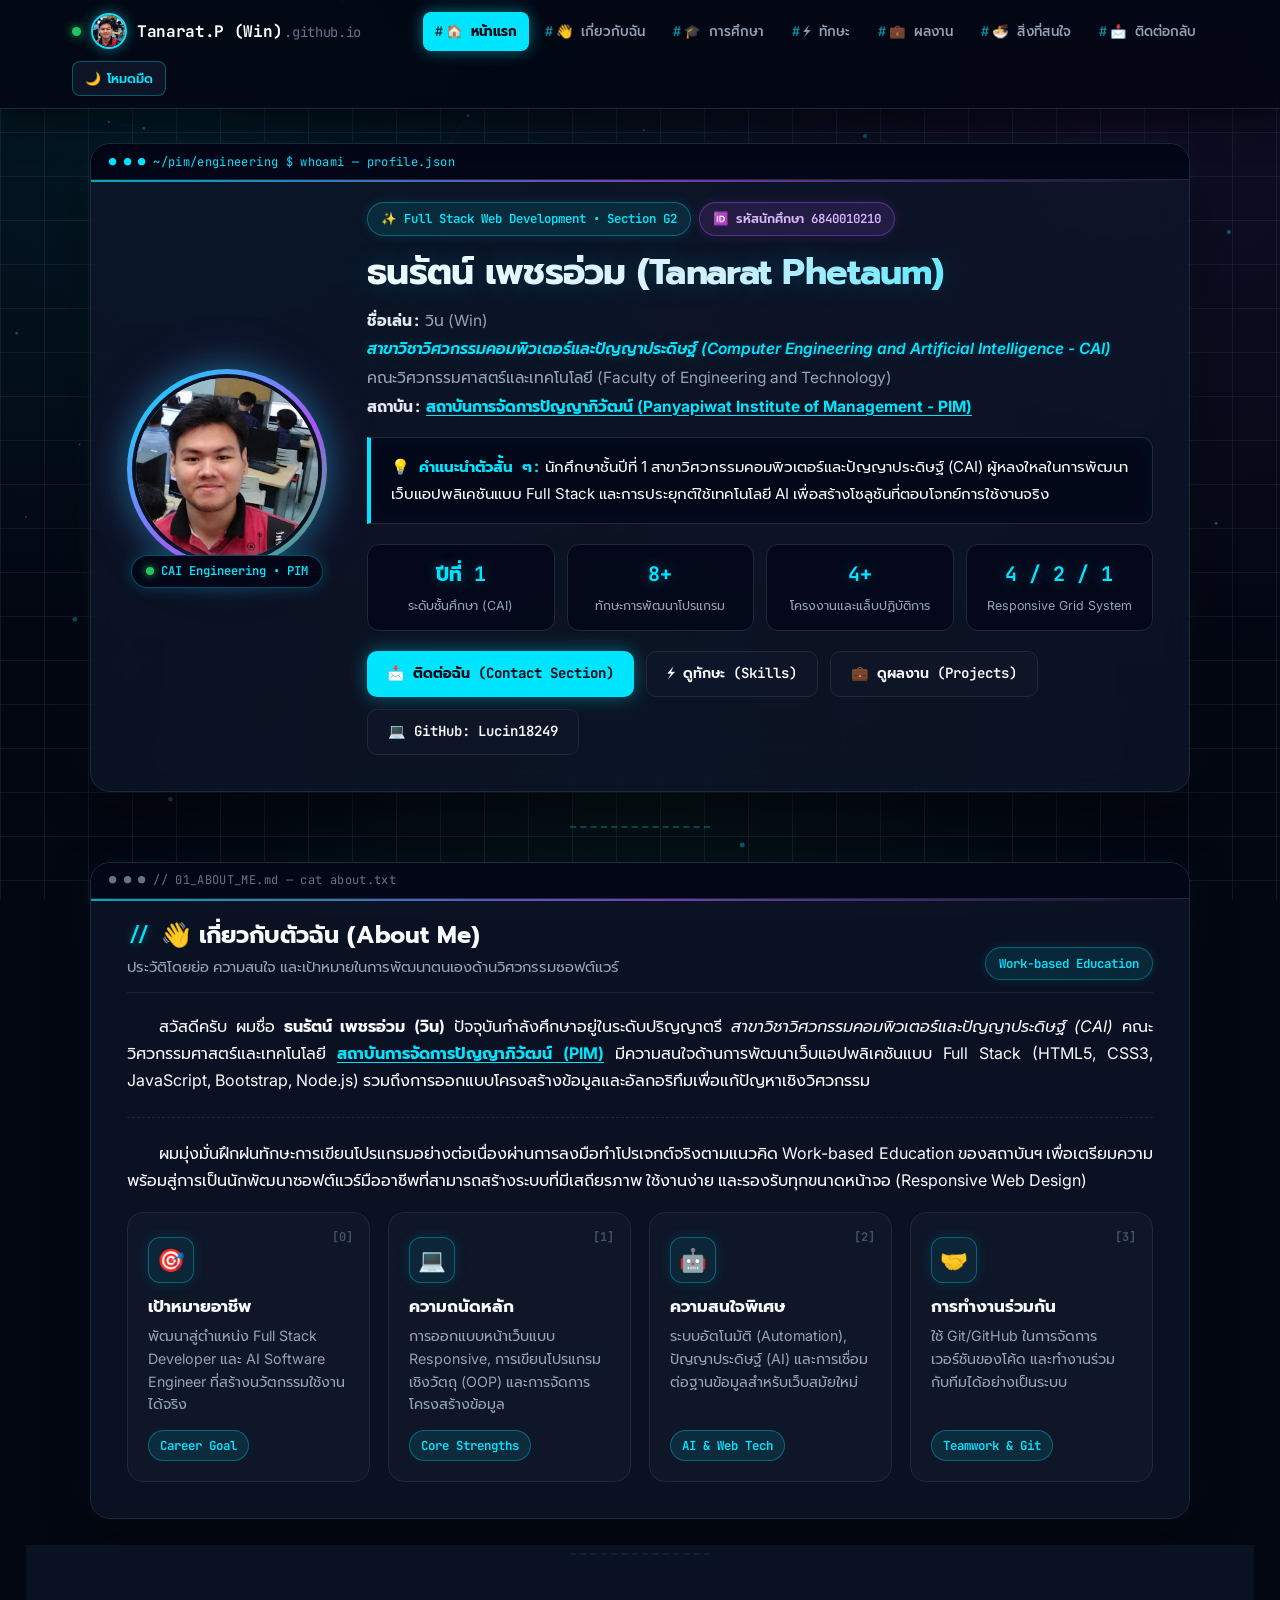
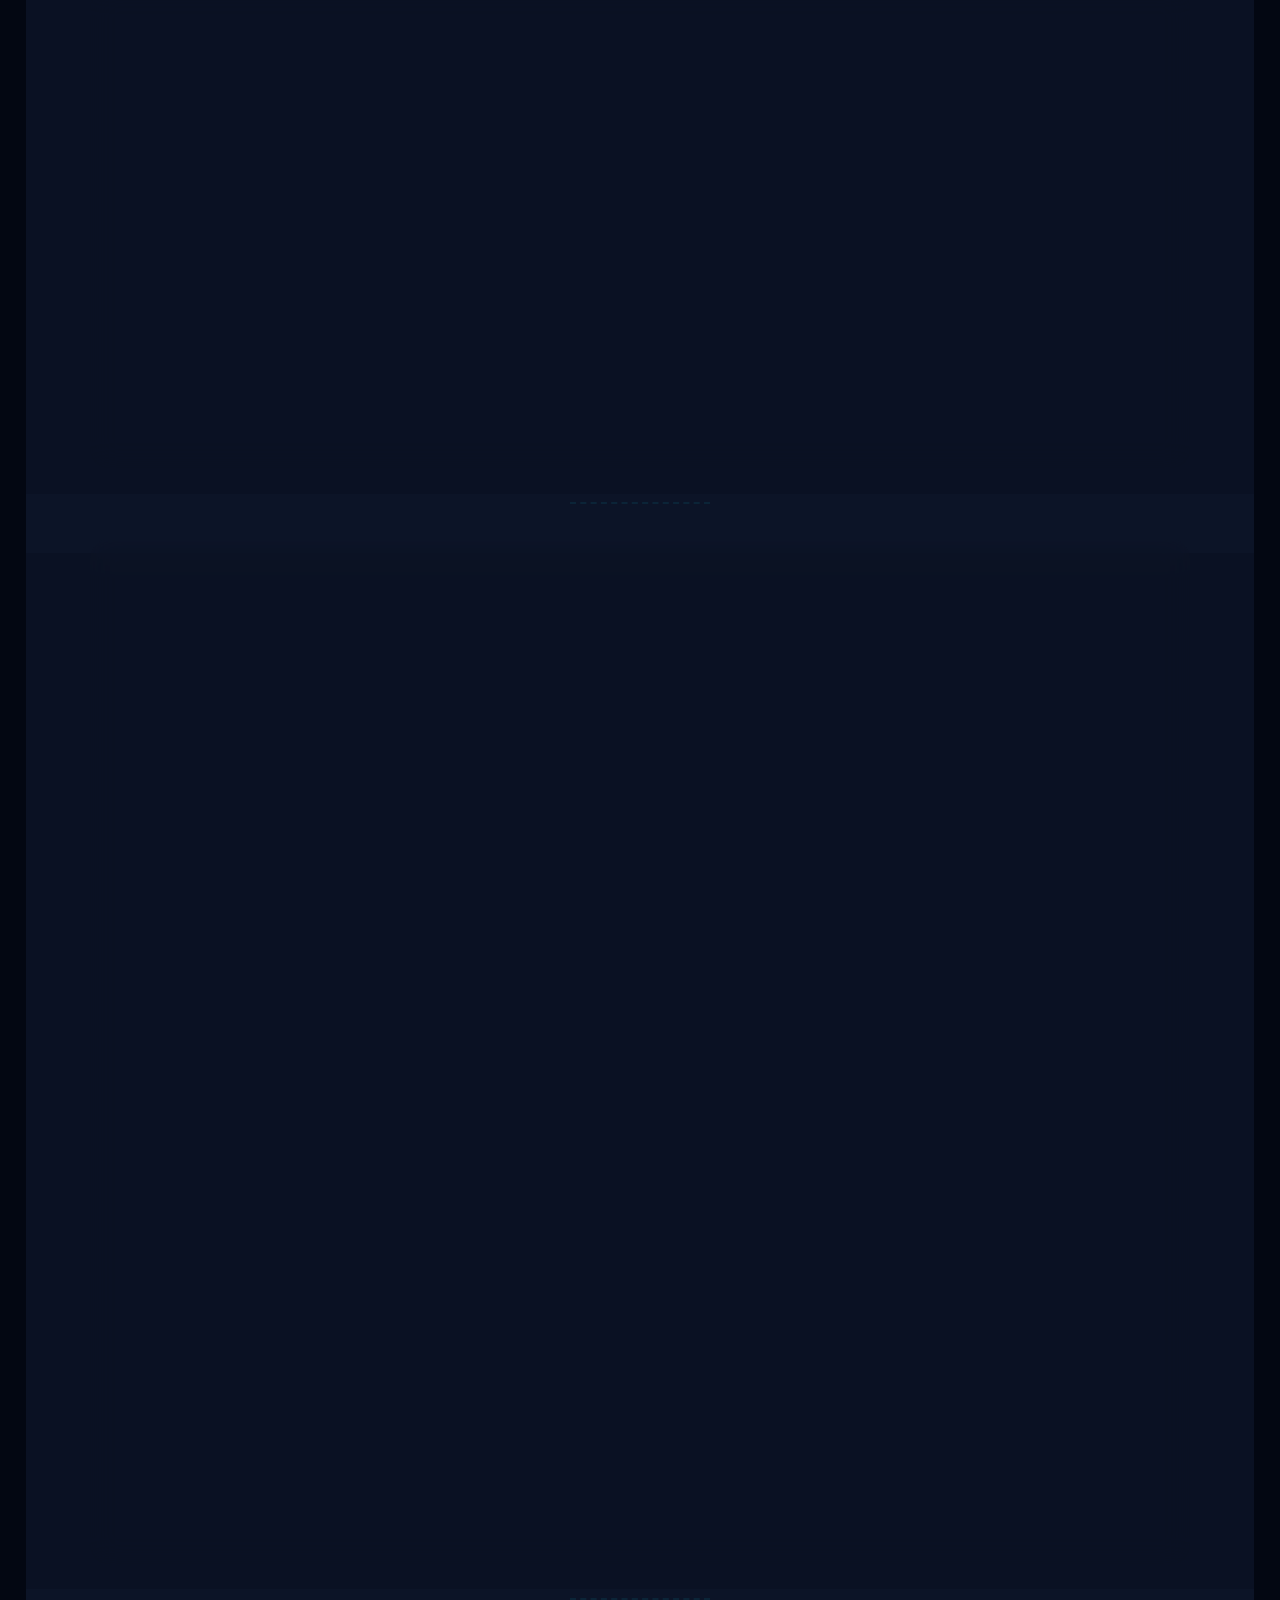
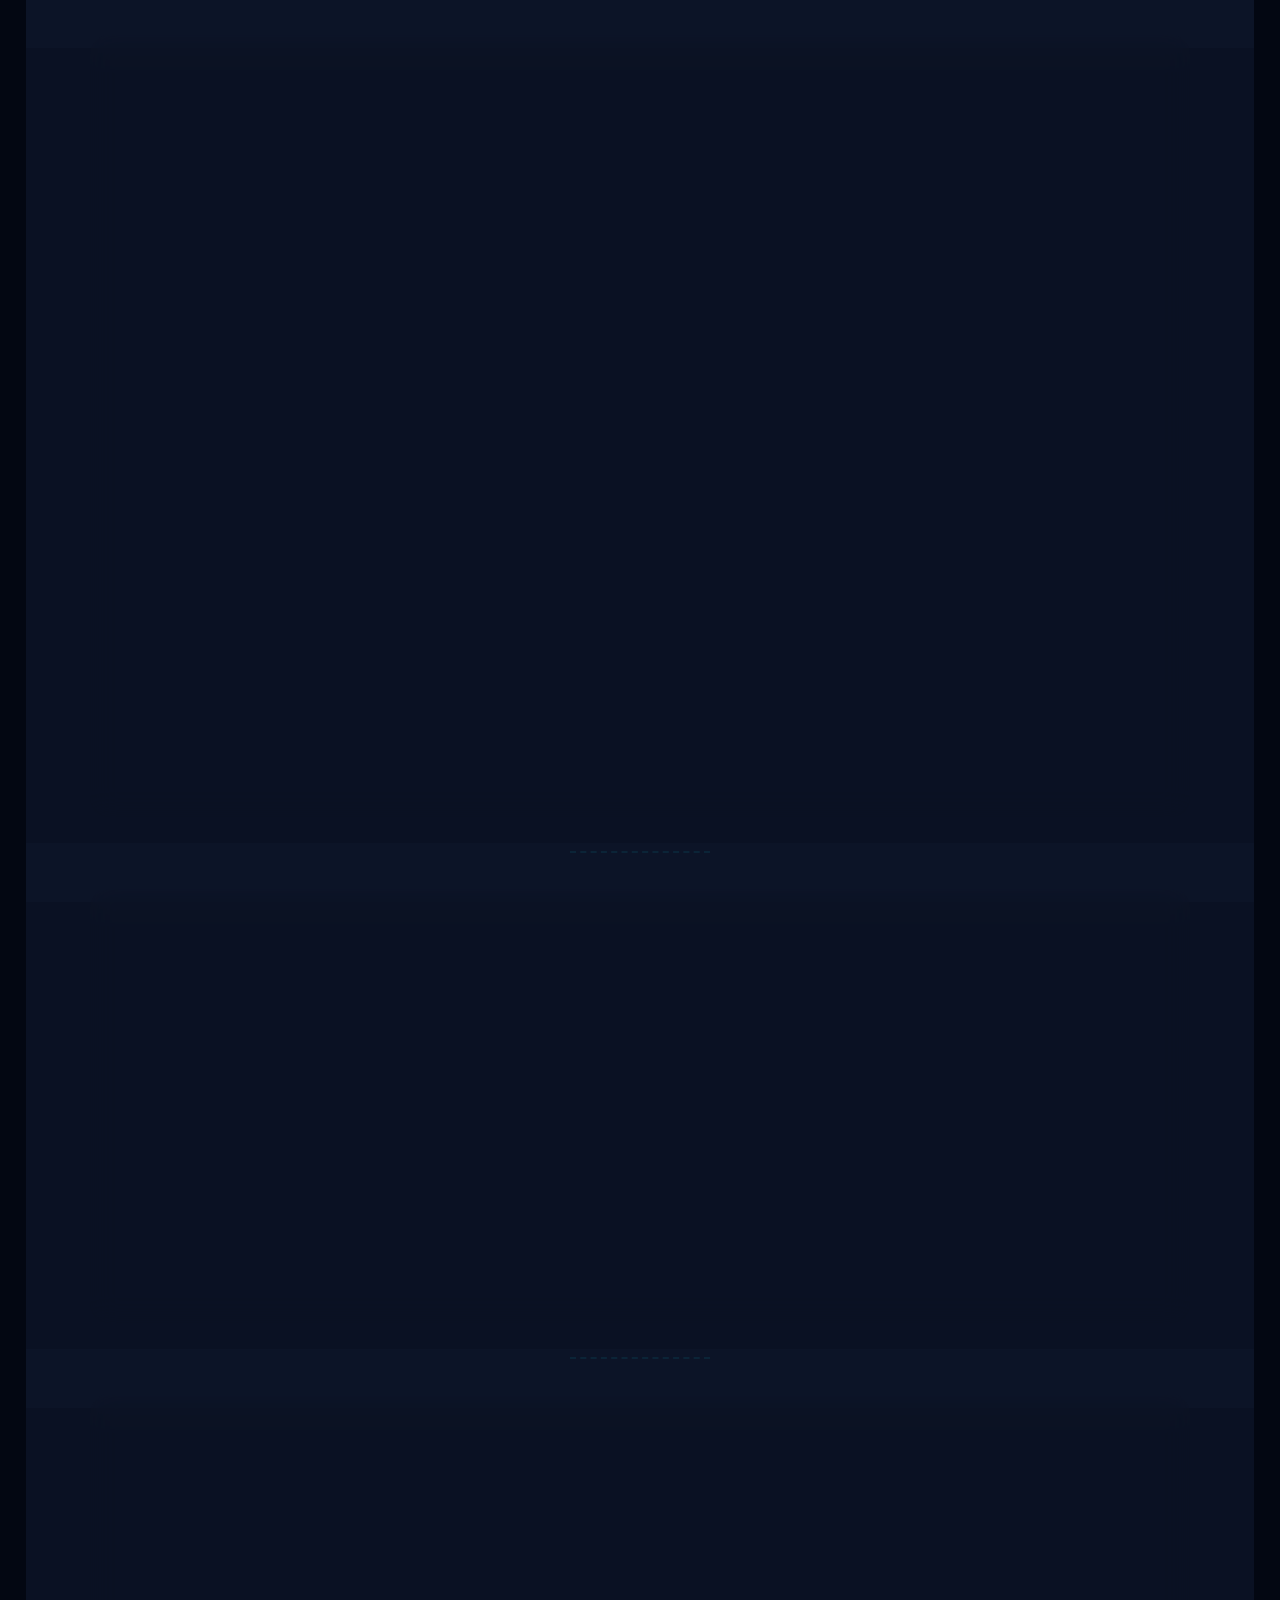
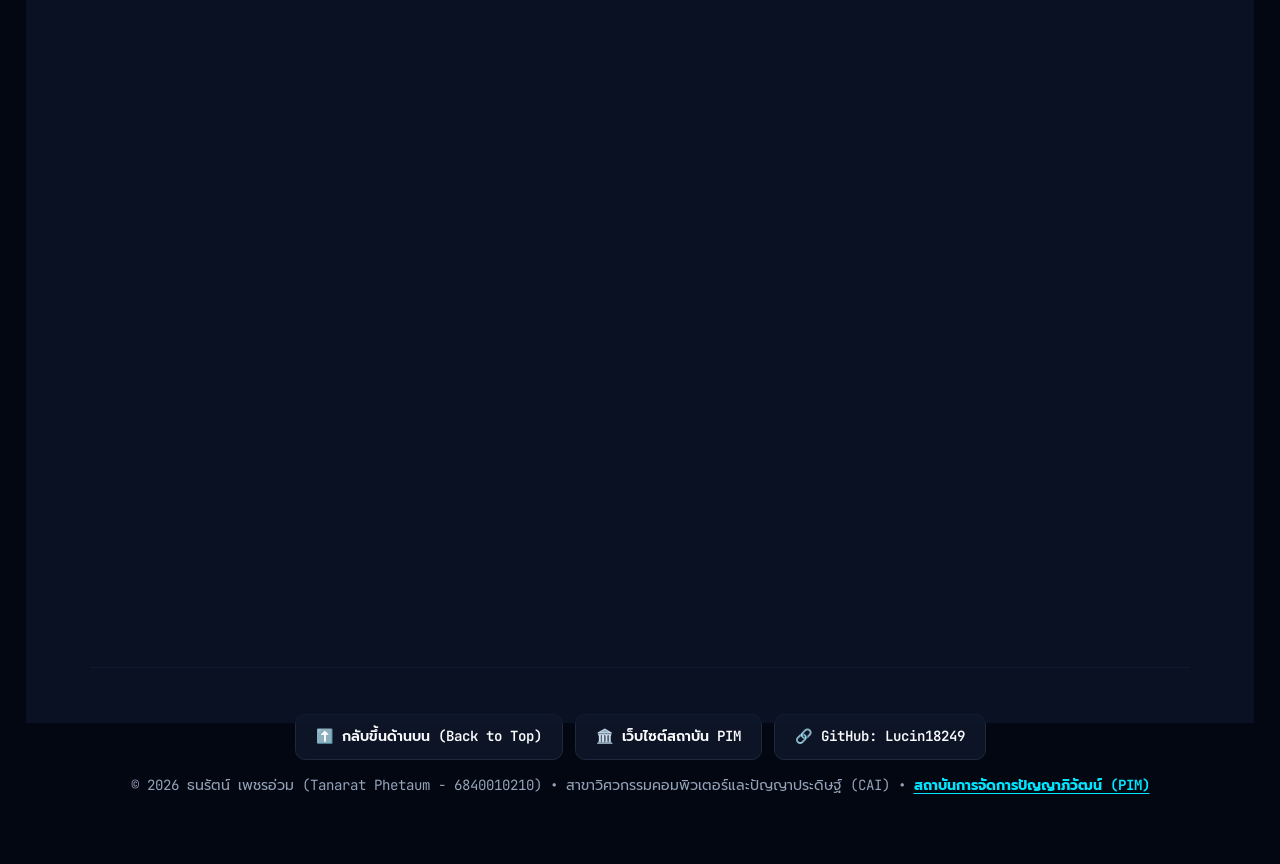
<file: index.html>
<!DOCTYPE html>
<html lang="th">
<head>
  <meta charset="UTF-8">
  <meta name="viewport" content="width=device-width, initial-scale=1.0">
  <title>My Profile - ธนรัตน์ เพชรอ่วม (Tanarat Phetaum)</title>
  <!-- Bootstrap 5.3 CSS สำหรับรองรับ Responsive Grid & Component มาตรฐาน -->
  <link href="https://cdn.jsdelivr.net/npm/bootstrap@5.3.3/dist/css/bootstrap.min.css" rel="stylesheet">
  <!-- ไฟล์ CSS หลักของโปรเจกต์ -->
  <link rel="stylesheet" href="styles.css">
</head>
<body id="top">

  <!-- ข้อ 9 & 10: Navbar แบบ Toggle ตาม section ที่มี (Responsive Hamburger Menu + Anchor Links #id_name) -->
  <nav class="site-navbar" aria-label="Main Navigation">
    <div class="nav-container">
      <a href="#profile" class="nav-brand">
        <img src="My.jpg" alt="ธนรัตน์ เพชรอ่วม" class="nav-brand-avatar">
        <span>Tanarat.P (Win)</span>
      </a>

      <!-- เมนู Anchor Links เชื่อมไปยังแต่ละ Section (#id_name) -->
      <ul class="nav-menu" id="navbarMenu">
        <li><a class="nav-link-item active" href="#profile" onclick="closeNavbar()">🏠 หน้าแรก</a></li>
        <li><a class="nav-link-item" href="#about" onclick="closeNavbar()">👋 เกี่ยวกับฉัน</a></li>
        <li><a class="nav-link-item" href="#education" onclick="closeNavbar()">🎓 การศึกษา</a></li>
        <li><a class="nav-link-item" href="#skills" onclick="closeNavbar()">⚡ ทักษะ</a></li>
        <li><a class="nav-link-item" href="#experience" onclick="closeNavbar()">💼 ผลงาน</a></li>
        <li><a class="nav-link-item" href="#favorites" onclick="closeNavbar()">🍜 สิ่งที่สนใจ</a></li>
        <li><a class="nav-link-item" href="#contact" onclick="closeNavbar()">📩 ติดต่อกลับ</a></li>
      </ul>

      <div class="nav-controls-right">
        <button type="button" class="theme-toggle-btn" id="themeToggleBtn" onclick="toggleTheme()" aria-label="สลับโหมดสีหน้าเว็บ">
          <span id="themeIcon">🌙</span>
          <span id="themeLabel">โหมดมืด</span>
        </button>

        <!-- Hamburger Button เมื่อหน้าจอมีขนาดเล็กลง -->
        <button type="button" class="nav-toggler" id="navbarToggler" aria-controls="navbarMenu" aria-expanded="false" aria-label="Toggle navigation" onclick="toggleNavbar()">
          <span class="hamburger-lines">
            <span></span>
            <span></span>
            <span></span>
          </span>
        </button>
      </div>
    </div>
  </nav>

  <main class="main-container">

    <!-- ส่วนหัวโปรไฟล์: ข้อ 1, 2, 3, 4, 5, 6 -->
    <section id="profile" class="card-section">
      <div class="hero-profile">
        <!-- ข้อ 1: การใช้รูป Display แบบวงกลม -->
        <div class="avatar-wrapper">
          <div class="avatar-ring">
            <img src="My.jpg" alt="รูปโปรไฟล์ ธนรัตน์ เพชรอ่วม (วิน)" class="profile-img-circle rounded-circle">
          </div>
          <span class="status-pill">
            <span class="status-dot"></span>
            CAI Engineering • PIM
          </span>
        </div>

        <div class="hero-info">
          <div class="badge-row">
            <span class="badge-tag">✨ Full Stack Web Development • Section G2</span>
            <span class="badge-tag badge-tag-crimson">🆔 รหัสนักศึกษา 6840010210</span>
          </div>

          <!-- ข้อ 2: ชื่อ-นามสกุลแบบ h1 -->
          <h1 class="student-name">ธนรัตน์ เพชรอ่วม (Tanarat Phetaum)</h1>

          <!-- ข้อ 3, 4, 5: สาขาวิชาเป็นตัวเอน em, ชื่อคณะ, และชื่อสถาบันฯ พร้อมลิงก์ไปยัง http://pim.ac.th -->
          <p class="affiliation-list">
            <strong>ชื่อเล่น:</strong> วิน (Win)<br>
            <!-- ข้อ 3: สาขาวิชาที่นักศึกษาสังกัด เป็นตัวเอน em -->
            <em>สาขาวิชาวิศวกรรมคอมพิวเตอร์และปัญญาประดิษฐ์ (Computer Engineering and Artificial Intelligence - CAI)</em><br>
            <!-- ข้อ 4: ชื่อคณะ -->
            <span>คณะวิศวกรรมศาสตร์และเทคโนโลยี (Faculty of Engineering and Technology)</span><br>
            <!-- ข้อ 5: ชื่อสถาบันฯ โดยมีลิงก์ไปยังเว็บไซต์สถาบัน (http://pim.ac.th) -->
            <strong>สถาบัน:</strong> <a href="http://pim.ac.th" target="_blank" rel="noopener noreferrer" class="pim-link">สถาบันการจัดการปัญญาภิวัฒน์ (Panyapiwat Institute of Management - PIM)</a>
          </p>

          <!-- ข้อ 6: ประวัติโดยย่อของตนเอง เป็นคำแนะนำสั้น ๆ -->
          <div class="short-bio-box">
            <strong>💡 คำแนะนำตัวสั้น ๆ:</strong> นักศึกษาชั้นปีที่ 1 สาขาวิศวกรรมคอมพิวเตอร์และปัญญาประดิษฐ์ (CAI) ผู้หลงใหลในการพัฒนาเว็บแอปพลิเคชันแบบ Full Stack และการประยุกต์ใช้เทคโนโลยี AI เพื่อสร้างโซลูชันที่ตอบโจทย์การใช้งานจริง
          </div>

          <div class="quick-stats-row">
            <div class="stat-mini-card">
              <span class="stat-mini-value">ปีที่ 1</span>
              <span class="stat-mini-label">ระดับชั้นศึกษา (CAI)</span>
            </div>
            <div class="stat-mini-card">
              <span class="stat-mini-value">8+</span>
              <span class="stat-mini-label">ทักษะการพัฒนาโปรแกรม</span>
            </div>
            <div class="stat-mini-card">
              <span class="stat-mini-value">4+</span>
              <span class="stat-mini-label">โครงงานและแล็บปฏิบัติการ</span>
            </div>
            <div class="stat-mini-card">
              <span class="stat-mini-value">4 / 2 / 1</span>
              <span class="stat-mini-label">Responsive Grid System</span>
            </div>
          </div>

          <div class="btn-group-row">
            <a href="#contact" class="btn-action btn-primary-action">📩 ติดต่อฉัน (Contact Section)</a>
            <a href="#skills" class="btn-action btn-secondary-action">⚡ ดูทักษะ (Skills)</a>
            <a href="#experience" class="btn-action btn-secondary-action">💼 ดูผลงาน (Projects)</a>
            <a href="https://github.com/Lucin18249" target="_blank" rel="noopener noreferrer" class="btn-action btn-secondary-action">💻 GitHub: Lucin18249</a>
          </div>
        </div>
      </div>
    </section>

    <!-- ข้อ 7: การใช้เส้นแบ่งย่อหน้า -->
    <hr class="section-divider">

    <!-- ข้อ 8: Section เกี่ยวกับตัวฉัน (About Me) + ข้อ 11 Responsive 4 / 2 / 1 -->
    <section id="about" class="card-section">
      <div class="section-header-row">
        <div>
          <h2 class="section-title">👋 เกี่ยวกับตัวฉัน (About Me)</h2>
          <p class="section-subtitle">ประวัติโดยย่อ ความสนใจ และเป้าหมายในการพัฒนาตนเองด้านวิศวกรรมซอฟต์แวร์</p>
        </div>
        <span class="badge-tag">Work-based Education</span>
      </div>

      <p style="text-align: justify; margin-bottom: 12px;">
        &emsp;&emsp;สวัสดีครับ ผมชื่อ <strong>ธนรัตน์ เพชรอ่วม (วิน)</strong> ปัจจุบันกำลังศึกษาอยู่ในระดับปริญญาตรี <em>สาขาวิชาวิศวกรรมคอมพิวเตอร์และปัญญาประดิษฐ์ (CAI)</em> คณะวิศวกรรมศาสตร์และเทคโนโลยี <a href="http://pim.ac.th" target="_blank" rel="noopener noreferrer" class="pim-link">สถาบันการจัดการปัญญาภิวัฒน์ (PIM)</a> มีความสนใจด้านการพัฒนาเว็บแอปพลิเคชันแบบ Full Stack (HTML5, CSS3, JavaScript, Bootstrap, Node.js) รวมถึงการออกแบบโครงสร้างข้อมูลและอัลกอริทึมเพื่อแก้ปัญหาเชิงวิศวกรรม
      </p>
      <hr class="paragraph-divider">
      <p style="text-align: justify; margin-bottom: 16px;">
        &emsp;&emsp;ผมมุ่งมั่นฝึกฝนทักษะการเขียนโปรแกรมอย่างต่อเนื่องผ่านการลงมือทำโปรเจกต์จริงตามแนวคิด Work-based Education ของสถาบันฯ เพื่อเตรียมความพร้อมสู่การเป็นนักพัฒนาซอฟต์แวร์มืออาชีพที่สามารถสร้างระบบที่มีเสถียรภาพ ใช้งานง่าย และรองรับทุกขนาดหน้าจอ (Responsive Web Design)
      </p>

      <!-- ข้อ 11: แสดงข้อมูลแบบ Responsive (Desktop 4 แถว/คอลัมน์, Tablet 2, มือถือ 1) -->
      <div class="responsive-grid-4-2-1">
        <div class="grid-item-card">
          <div>
            <span class="grid-item-icon">🎯</span>
            <h3 class="grid-item-title">เป้าหมายอาชีพ</h3>
            <p class="grid-item-desc">พัฒนาสู่ตำแหน่ง Full Stack Developer และ AI Software Engineer ที่สร้างนวัตกรรมใช้งานได้จริง</p>
          </div>
          <span class="grid-item-meta">Career Goal</span>
        </div>

        <div class="grid-item-card">
          <div>
            <span class="grid-item-icon">💻</span>
            <h3 class="grid-item-title">ความถนัดหลัก</h3>
            <p class="grid-item-desc">การออกแบบหน้าเว็บแบบ Responsive, การเขียนโปรแกรมเชิงวัตถุ (OOP) และการจัดการโครงสร้างข้อมูล</p>
          </div>
          <span class="grid-item-meta">Core Strengths</span>
        </div>

        <div class="grid-item-card">
          <div>
            <span class="grid-item-icon">🤖</span>
            <h3 class="grid-item-title">ความสนใจพิเศษ</h3>
            <p class="grid-item-desc">ระบบอัตโนมัติ (Automation), ปัญญาประดิษฐ์ (AI) และการเชื่อมต่อฐานข้อมูลสำหรับเว็บสมัยใหม่</p>
          </div>
          <span class="grid-item-meta">AI &amp; Web Tech</span>
        </div>

        <div class="grid-item-card">
          <div>
            <span class="grid-item-icon">🤝</span>
            <h3 class="grid-item-title">การทำงานร่วมกัน</h3>
            <p class="grid-item-desc">ใช้ Git/GitHub ในการจัดการเวอร์ชันของโค้ด และทำงานร่วมกับทีมได้อย่างเป็นระบบ</p>
          </div>
          <span class="grid-item-meta">Teamwork &amp; Git</span>
        </div>
      </div>
    </section>

    <!-- ข้อ 7: การใช้เส้นแบ่งย่อหน้า -->
    <hr class="section-divider">

    <!-- ข้อ 8: Section การศึกษา (Education) + ข้อ 11 Responsive 4 / 2 / 1 -->
    <section id="education" class="card-section">
      <div class="section-header-row">
        <div>
          <h2 class="section-title">🎓 การศึกษา (Education)</h2>
          <p class="section-subtitle">ประวัติการศึกษาและรายวิชาสำคัญที่ได้เรียนรู้ (Desktop 4 คอลัมน์ • Tablet 2 คอลัมน์ • มือถือ 1 คอลัมน์)</p>
        </div>
        <span class="badge-tag">B.Eng. (CAI)</span>
      </div>

      <div class="responsive-grid-4-2-1">
        <div class="grid-item-card">
          <div>
            <span class="grid-item-icon">🏛️</span>
            <h3 class="grid-item-title">ปริญญาตรี (2568 - ปัจจุบัน)</h3>
            <p class="grid-item-desc">วิศวกรรมศาสตรบัณฑิต สาขาวิศวกรรมคอมพิวเตอร์และปัญญาประดิษฐ์ (CAI) สถาบันการจัดการปัญญาภิวัฒน์ (PIM)</p>
          </div>
          <span class="grid-item-meta">กำลังศึกษาชั้นปีที่ 1-2</span>
        </div>

        <div class="grid-item-card">
          <div>
            <span class="grid-item-icon">🌐</span>
            <h3 class="grid-item-title">Full Stack Web Dev</h3>
            <p class="grid-item-desc">ศึกษาสถาปัตยกรรมเว็บ HTML5, CSS3, Responsive Layout, Bootstrap 5, JavaScript และ Node.js</p>
          </div>
          <span class="grid-item-meta">Section G2</span>
        </div>

        <div class="grid-item-card">
          <div>
            <span class="grid-item-icon">☕</span>
            <h3 class="grid-item-title">Object-Oriented Programming</h3>
            <p class="grid-item-desc">ศึกษาการออกแบบคลาส การสืบทอดคุณสมบัติ (Inheritance) และ Polymorphism ด้วยภาษา Java</p>
          </div>
          <span class="grid-item-meta">Java OOP</span>
        </div>

        <div class="grid-item-card">
          <div>
            <span class="grid-item-icon">📊</span>
            <h3 class="grid-item-title">Data Structures &amp; Algorithms</h3>
            <p class="grid-item-desc">การจัดการข้อมูลเชิงเส้นและไม่เชิงเส้น Stack, Queue, Linked List และการวิเคราะห์ความซับซ้อน</p>
          </div>
          <span class="grid-item-meta">Python &amp; Java</span>
        </div>
      </div>
    </section>

    <!-- ข้อ 7: การใช้เส้นแบ่งย่อหน้า -->
    <hr class="section-divider">

    <!-- ข้อ 8: Section ทักษะ (Skills) + ข้อ 11 Responsive 4 / 2 / 1 -->
    <section id="skills" class="card-section">
      <div class="section-header-row">
        <div>
          <h2 class="section-title">⚡ ทักษะความสามารถ (Skills)</h2>
          <p class="section-subtitle">ทักษะด้านการเขียนโปรแกรมและเครื่องมือพัฒนาซอฟต์แวร์ (แสดงผลแบบ Responsive 4 / 2 / 1 แถวตามขนาดหน้าจอ)</p>
        </div>
        <div class="filter-pills" role="group" aria-label="ตัวกรองหมวดหมู่ทักษะ">
          <button type="button" class="filter-pill-btn active" onclick="filterSkills('all', this)">ทั้งหมด (8)</button>
          <button type="button" class="filter-pill-btn" onclick="filterSkills('web', this)">Web Frontend</button>
          <button type="button" class="filter-pill-btn" onclick="filterSkills('programming', this)">Programming &amp; AI</button>
          <button type="button" class="filter-pill-btn" onclick="filterSkills('tools', this)">Database &amp; Tools</button>
        </div>
      </div>

      <!-- Responsive Grid 4 แถว/คอลัมน์ บน Desktop, 2 บน Tablet, 1 บนมือถือ -->
      <div class="responsive-grid-4-2-1" id="skillsGrid">
        <div class="grid-item-card skill-card-item" data-category="web">
          <div>
            <span class="grid-item-icon">🌐</span>
            <h3 class="grid-item-title">HTML5 &amp; Semantic</h3>
            <p class="grid-item-desc">วางโครงสร้างเว็บอย่างถูกหลักความหมาย ตาราง ฟอร์ม และ Anchor Links</p>
            <div class="skill-bar-track"><div class="skill-bar-fill" style="width: 78%;"></div></div>
          </div>
          <span class="grid-item-meta">ระดับพลัง: ⭐⭐</span>
        </div>

        <div class="grid-item-card skill-card-item" data-category="web">
          <div>
            <span class="grid-item-icon">🎨</span>
            <h3 class="grid-item-title">CSS3 &amp; Responsive</h3>
            <p class="grid-item-desc">จัดหน้าด้วย Flexbox, CSS Grid, Media Queries และ Bootstrap 5</p>
            <div class="skill-bar-track"><div class="skill-bar-fill" style="width: 65%;"></div></div>
          </div>
          <span class="grid-item-meta">ระดับพลัง: ⭐</span>
        </div>

        <div class="grid-item-card skill-card-item" data-category="web">
          <div>
            <span class="grid-item-icon">⚡</span>
            <h3 class="grid-item-title">JavaScript (ES6+)</h3>
            <p class="grid-item-desc">การจัดการ DOM Events, Toggle Menu และฟังก์ชันโต้ตอบกับผู้ใช้งาน</p>
            <div class="skill-bar-track"><div class="skill-bar-fill" style="width: 75%;"></div></div>
          </div>
          <span class="grid-item-meta">ระดับพลัง: ⭐⭐</span>
        </div>

        <div class="grid-item-card skill-card-item" data-category="programming">
          <div>
            <span class="grid-item-icon">☕</span>
            <h3 class="grid-item-title">Java (OOP)</h3>
            <p class="grid-item-desc">พัฒนาโปรแกรมเชิงวัตถุ การจัดการคลาส และโครงสร้างข้อมูลพื้นฐาน</p>
            <div class="skill-bar-track"><div class="skill-bar-fill" style="width: 76%;"></div></div>
          </div>
          <span class="grid-item-meta">ระดับพลัง: ⭐⭐</span>
        </div>

        <div class="grid-item-card skill-card-item" data-category="programming">
          <div>
            <span class="grid-item-icon">🐍</span>
            <h3 class="grid-item-title">Python &amp; AI Basics</h3>
            <p class="grid-item-desc">การเขียนสคริปต์ประมวลผลข้อมูล โครงสร้างข้อมูล และพื้นฐานปัญญาประดิษฐ์</p>
            <div class="skill-bar-track"><div class="skill-bar-fill" style="width: 75%;"></div></div>
          </div>
          <span class="grid-item-meta">ระดับพลัง: ⭐⭐</span>
        </div>

        <div class="grid-item-card skill-card-item" data-category="web">
          <div>
            <span class="grid-item-icon">🅱️</span>
            <h3 class="grid-item-title">Bootstrap 5</h3>
            <p class="grid-item-desc">การสร้าง Navbar แบบ Hamburger Toggle และระบบ Responsive Grid System</p>
            <div class="skill-bar-track"><div class="skill-bar-fill" style="width: 80%;"></div></div>
          </div>
          <span class="grid-item-meta">ระดับพลัง: ⭐⭐</span>
        </div>

        <div class="grid-item-card skill-card-item" data-category="tools">
          <div>
            <span class="grid-item-icon">🔧</span>
            <h3 class="grid-item-title">Git &amp; GitHub</h3>
            <p class="grid-item-desc">การจัดการ Source Code, Repository และการทำงานร่วมกันเป็นทีม</p>
            <div class="skill-bar-track"><div class="skill-bar-fill" style="width: 78%;"></div></div>
          </div>
          <span class="grid-item-meta">ระดับพลัง: ⭐⭐</span>
        </div>

        <div class="grid-item-card skill-card-item" data-category="tools">
          <div>
            <span class="grid-item-icon">🗄️</span>
            <h3 class="grid-item-title">SQL &amp; Database</h3>
            <p class="grid-item-desc">การออกแบบตารางข้อมูลและความสัมพันธ์เบื้องต้นสำหรับเว็บแอปพลิเคชัน</p>
            <div class="skill-bar-track"><div class="skill-bar-fill" style="width: 90%;"></div></div>
          </div>
          <span class="grid-item-meta">ระดับพลัง: ⭐⭐⭐</span>
        </div>
      </div>

      <!-- ตารางสรุปทักษะเพิ่มเติม -->
      <div class="table-responsive-wrapper">
        <table class="skills-table">
          <thead>
            <tr>
              <th>ทักษะ (Skill)</th>
              <th>ระดับความชำนาญ (Level)</th>
              <th>ทักษะ (Skill)</th>
              <th>ระดับความชำนาญ (Level)</th>
            </tr>
          </thead>
          <tbody>
            <tr>
              <td><strong>HTML5 &amp; Semantic Markup</strong></td>
              <td>⭐⭐ (ดี)</td>
              <td><strong>CSS3 / Responsive Web Design</strong></td>
              <td>⭐ (พื้นฐานแน่น)</td>
            </tr>
            <tr>
              <td><strong>JavaScript (ES6+)</strong></td>
              <td>⭐⭐ (ดี)</td>
              <td><strong>Java (OOP) &amp; Python</strong></td>
              <td>⭐⭐ (ดี)</td>
            </tr>
            <tr>
              <td><strong>Bootstrap 5 &amp; Grid System</strong></td>
              <td>⭐⭐ (ดี)</td>
              <td><strong>SQL &amp; Relational Database</strong></td>
              <td>⭐⭐⭐ (ดีมาก)</td>
            </tr>
          </tbody>
        </table>
      </div>
    </section>

    <!-- ข้อ 7: การใช้เส้นแบ่งย่อหน้า -->
    <hr class="section-divider">

    <!-- ข้อ 8: Section และอื่น ๆ 1 - ประสบการณ์และผลงาน (Experience & Projects) -->
    <section id="experience" class="card-section">
      <div class="section-header-row">
        <div>
          <h2 class="section-title">💼 ประสบการณ์และผลงาน (Experience &amp; Projects)</h2>
          <p class="section-subtitle">โครงงานและประสบการณ์การพัฒนาซอฟต์แวร์ในรายวิชาต่าง ๆ</p>
        </div>
        <span class="badge-tag">Academic &amp; Lab Projects</span>
      </div>

      <div class="responsive-grid-4-2-1">
        <div class="grid-item-card">
          <div>
            <span class="grid-item-icon">🖥️</span>
            <h3 class="grid-item-title">Responsive Portfolio Web</h3>
            <p class="grid-item-desc">พัฒนาเว็บไซต์แนะนำตัวแบบ Responsive พร้อม Hamburger Navbar และระบบกริด 4/2/1</p>
          </div>
          <span class="grid-item-meta">ปี 2026 • Full Stack</span>
        </div>

        <div class="grid-item-card">
          <div>
            <span class="grid-item-icon">🏪</span>
            <h3 class="grid-item-title">Automated Cash System</h3>
            <p class="grid-item-desc">โครงงานออกแบบแนวคิดระบบทอนเงินอัตโนมัติสำหรับร้านสะดวกซื้อ 7-Eleven</p>
          </div>
          <span class="grid-item-meta">ปี 2026 • System Design</span>
        </div>

        <div class="grid-item-card">
          <div>
            <span class="grid-item-icon">📦</span>
            <h3 class="grid-item-title">Java OOP Application</h3>
            <p class="grid-item-desc">พัฒนาโปรแกรมประยุกต์เชิงวัตถุด้วยภาษา Java โดยเน้นหลักการ Encapsulation &amp; Inheritance</p>
          </div>
          <span class="grid-item-meta">ปี 2026 • Java OOP</span>
        </div>

        <div class="grid-item-card">
          <div>
            <span class="grid-item-icon">🔗</span>
            <h3 class="grid-item-title">Data Structures Lab</h3>
            <p class="grid-item-desc">การจำลองการทำงานของโครงสร้างข้อมูล Queue, Stack และ Singly Linked List</p>
          </div>
          <span class="grid-item-meta">ปี 2025 • Algorithms</span>
        </div>
      </div>

      <div class="table-responsive-wrapper">
        <table class="data-table">
          <thead>
            <tr>
              <th style="width: 180px;">ปี (Year)</th>
              <th>ผลงาน / ประสบการณ์ (Work &amp; Projects)</th>
            </tr>
          </thead>
          <tbody>
            <tr>
              <td><span class="badge-tag">2026 - ปัจจุบัน</span></td>
              <td>ศึกษาและพัฒนาโปรเจกต์รายวิชา Full Stack Web Development สถาบันการจัดการปัญญาภิวัฒน์ (PIM)</td>
            </tr>
            <tr>
              <td><span class="badge-tag">2026</span></td>
              <td>โครงงานออกแบบแนวคิดระบบทอนเงินอัตโนมัติ (Automated Cash System) สำหรับร้าน 7-Eleven</td>
            </tr>
            <tr>
              <td><span class="badge-tag">2026</span></td>
              <td>พัฒนาโปรแกรมเชิงวัตถุด้วยภาษา Java (Object-Oriented Programming)</td>
            </tr>
            <tr>
              <td><span class="badge-tag">2025</span></td>
              <td>การพัฒนาและประยุกต์ใช้โครงสร้างข้อมูล (Queue, Stack, Singly Linked List)</td>
            </tr>
          </tbody>
        </table>
      </div>
    </section>

    <!-- ข้อ 7: การใช้เส้นแบ่งย่อหน้า -->
    <hr class="section-divider">

    <!-- ข้อ 8: Section และอื่น ๆ 2 - สิ่งที่สนใจและอาหารที่ชอบ (Favorites & Interests) -->
    <section id="favorites" class="card-section">
      <div class="section-header-row">
        <div>
          <h2 class="section-title">🍜 อาหารที่ชอบและงานอดิเรก (Favorites &amp; Interests)</h2>
          <p class="section-subtitle">สิ่งที่ชื่นชอบในชีวิตประจำวัน (จัดแสดงแบบ Responsive 4 / 2 / 1 แถว)</p>
        </div>
        <span class="badge-tag">Lifestyle &amp; Hobbies</span>
      </div>

      <div class="responsive-grid-4-2-1">
        <div class="grid-item-card">
          <div>
            <span class="grid-item-icon">🍜</span>
            <h3 class="grid-item-title">ราเมงทงคตสึ</h3>
            <p class="grid-item-desc">Tonkotsu Ramen น้ำซุปกระดูกหมูเข้มข้นหอมกลมกล่อม ทานคู่กับหมูชาชูและไข่ดอง</p>
          </div>
          <span class="grid-item-meta">Favorite Menu #1</span>
        </div>

        <div class="grid-item-card">
          <div>
            <span class="grid-item-icon">🍛</span>
            <h3 class="grid-item-title">ข้าวกะเพราหมูกรอบไข่ดาว</h3>
            <p class="grid-item-desc">เมนูอาหารจานด่วนสุดคลาสสิก หมูกรอบชิ้นโตผัดใบกะเพราหอม ๆ ทานได้ทุกวัน</p>
          </div>
          <span class="grid-item-meta">Favorite Menu #2</span>
        </div>

        <div class="grid-item-card">
          <div>
            <span class="grid-item-icon">🍵</span>
            <h3 class="grid-item-title">ชาเขียวมัทฉะลาเต้</h3>
            <p class="grid-item-desc">Matcha Latte เครื่องดื่มเพิ่มความสดชื่นและสมาธิระหว่างนั่งเขียนโค้ดทำโปรเจกต์</p>
          </div>
          <span class="grid-item-meta">Favorite Drink #3</span>
        </div>

        <div class="grid-item-card">
          <div>
            <span class="grid-item-icon">🎮</span>
            <h3 class="grid-item-title">การฝึกโจทย์เขียนโค้ด</h3>
            <p class="grid-item-desc">ยามว่างชอบศึกษาเทคโนโลยีเว็บใหม่ ๆ ทดลองสร้าง UI และฝึกแก้โจทย์อัลกอริทึม</p>
          </div>
          <span class="grid-item-meta">Hobby #4</span>
        </div>
      </div>
    </section>

    <!-- ข้อ 7: การใช้เส้นแบ่งย่อหน้า -->
    <hr class="section-divider">

    <!-- ข้อ 12: เพิ่มช่องทางติดต่อกลับ (Ordered List + อีเมลสถาบันใช้ภาพแทน @ + เบอร์โทรสมมติ + ที่อยู่สมมติ + อื่น ๆ) -->
    <section id="contact" class="card-section">
      <div class="section-header-row">
        <div>
          <h2 class="section-title">📩 ช่องทางติดต่อกลับ (Contact Me)</h2>
          <p class="section-subtitle">ข้อมูลการติดต่อในรูปแบบ Ordered List (ol) พร้อมป้องกันสแปมด้วยการใช้รูปภาพแทนเครื่องหมาย @ และใช้ข้อมูลสมมติเพื่อความปลอดภัย</p>
        </div>
        <span class="badge-tag">Anti-Spam Protected</span>
      </div>

      <div class="contact-layout">
        <!-- ข้อ 12.1 - 12.5: ข้อมูลการติดต่อโดยใช้ Ordered List (ol) -->
        <div class="contact-ol-box">
          <h3>📋 ข้อมูลการติดต่อ (Contact Channels)</h3>
          <p>สามารถติดต่อหรือติดตามผลงานของผมได้ตามช่องทางด้านล่างนี้:</p>

          <!-- ข้อ 12.1: ใช้ Ordered List (ol) -->
          <ol class="contact-ordered-list">
            <!-- ข้อ 12.2: อีเมลสถาบันฯ ใช้ภาพแทน @ เพื่อป้องกันการโดนสแปม หลีกเลี่ยงการใช้เมลจริง -->
            <li>
              <strong>อีเมลสถาบันฯ (Institutional E-mail):</strong><br>
              <span class="email-code-badge">
                6840010210.demo<img src="at-symbol.png" alt="@" title="เครื่องหมาย @" class="at-symbol-img">stu.pim.ac.th
                <button type="button" class="copy-mini-btn" id="copyEmailBtn" onclick="copyDemoEmail()">📋 คัดลอก</button>
              </span>
              <div style="font-size: 0.81rem; color: #cbd5e1; margin-top: 5px;">
                *(ใช้อีเมลสมมติของสถาบันฯ และใช้รูปภาพแทน @ เพื่อป้องกันบอทสแปม)*
              </div>
            </li>

            <!-- ข้อ 12.3: เบอร์โทรศัพท์ (หลีกเลี่ยงการใช้เบอร์จริง) -->
            <li>
              <strong>เบอร์โทรศัพท์ (Phone Number):</strong><br>
              089-000-1234 <em>(เบอร์โทรศัพท์สมมติสำหรับการฝึกปฏิบัติ)</em>
            </li>

            <!-- ข้อ 12.4: ที่อยู่ (หลีกเลี่ยงการใช้สถานที่จริง) -->
            <li>
              <strong>ที่อยู่ (Address):</strong><br>
              99/99 หมู่บ้านตัวอย่าง ถนนแจ้งวัฒนะ ตำบลบางตลาด อำเภอปากเกร็ด จังหวัดนนทบุรี 11120 <em>(สถานที่สมมติ)</em>
            </li>

            <!-- ข้อ 12.5: อื่น ๆ ตามต้องการ -->
            <li>
              <strong>GitHub Portfolio:</strong><br>
              <a href="https://github.com/Lucin18249" target="_blank" rel="noopener noreferrer" style="color: #60a5fa; text-decoration: underline;">github.com/Lucin18249</a>
            </li>

            <li>
              <strong>LINE Official / Social ID (สมมติ):</strong><br>
              Line ID: win_cai_pim_demo &nbsp;|&nbsp; Discord: WinCAI#2026
            </li>
          </ol>
        </div>

        <!-- แบบฟอร์มส่งข้อความติดต่อกลับ -->
        <div class="contact-form-card">
          <h3 style="font-size: 1.18rem; font-family: 'Prompt', sans-serif; margin-top: 0; margin-bottom: 14px;">✉️ ส่งข้อความถึงฉัน (Quick Message Form)</h3>
          <form id="contactForm" onsubmit="handleContactSubmit(event)">
            <div class="form-group">
              <label for="senderName">ชื่อ-นามสกุล (Your Name) *</label>
              <input type="text" id="senderName" name="senderName" class="form-control-input" placeholder="กรอกชื่อ-นามสกุลของคุณ" required>
            </div>

            <div class="form-group">
              <label for="senderEmail">อีเมลติดต่อกลับ (Your E-mail) *</label>
              <input type="email" id="senderEmail" name="senderEmail" class="form-control-input" placeholder="name@example.com" required>
            </div>

            <div class="form-group">
              <label for="messageTopic">หัวข้อเรื่อง (Subject) *</label>
              <input type="text" id="messageTopic" name="messageTopic" class="form-control-input" placeholder="ระบุหัวข้อที่ต้องการติดต่อ" required>
            </div>

            <div class="form-group">
              <label for="messageBody">ข้อความ (Message) *</label>
              <textarea id="messageBody" name="messageBody" rows="4" class="form-control-input" placeholder="พิมพ์ข้อความของคุณที่นี่..." required></textarea>
            </div>

            <div class="btn-group-row">
              <button type="submit" class="btn-action btn-primary-action">🚀 ส่งข้อความ (Send Message)</button>
              <button type="reset" class="btn-action btn-secondary-action" onclick="resetContactStatus()">ล้างข้อมูล (Reset)</button>
            </div>

            <div id="formStatusMessage" class="form-status-msg" role="status" aria-live="polite"></div>
          </form>
        </div>
      </div>
    </section>

    <footer class="site-footer">
      <div class="btn-group-row" style="justify-content: center; margin-bottom: 14px;">
        <a href="#top" class="btn-action btn-secondary-action">⬆️ กลับขึ้นด้านบน (Back to Top)</a>
        <a href="http://pim.ac.th" target="_blank" rel="noopener noreferrer" class="btn-action btn-secondary-action">🏛️ เว็บไซต์สถาบัน PIM</a>
        <a href="https://github.com/Lucin18249" target="_blank" rel="noopener noreferrer" class="btn-action btn-secondary-action">🔗 GitHub: Lucin18249</a>
      </div>
      <p style="margin: 0;">© 2026 ธนรัตน์ เพชรอ่วม (Tanarat Phetaum - 6840010210) • สาขาวิศวกรรมคอมพิวเตอร์และปัญญาประดิษฐ์ (CAI) • <a href="http://pim.ac.th" target="_blank" rel="noopener noreferrer" class="pim-link">สถาบันการจัดการปัญญาภิวัฒน์ (PIM)</a></p>
    </footer>

  </main>

  <script>
    // ฟังก์ชันเปิด-ปิด Hamburger Menu บนหน้าจอขนาดเล็ก (Responsive Navbar Toggle)
    function toggleNavbar() {
      var menu = document.getElementById('navbarMenu');
      var toggler = document.getElementById('navbarToggler');
      if (!menu || !toggler) return;
      var isOpen = menu.classList.toggle('show');
      toggler.setAttribute('aria-expanded', isOpen ? 'true' : 'false');
    }

    // ปิดเมนูอัตโนมัติเมื่อคลิกเลือก Section บนมือถือ/แท็บเล็ต
    function closeNavbar() {
      var menu = document.getElementById('navbarMenu');
      var toggler = document.getElementById('navbarToggler');
      if (menu && menu.classList.contains('show')) {
        menu.classList.remove('show');
      }
      if (toggler) {
        toggler.setAttribute('aria-expanded', 'false');
      }
    }

    // สลับโหมดสีมืด / สว่าง (Dark & Light Mode)
    function toggleTheme() {
      var isDark = document.body.classList.toggle('dark-mode');
      var iconEl = document.getElementById('themeIcon');
      var labelEl = document.getElementById('themeLabel');
      if (iconEl) iconEl.textContent = isDark ? '☀️' : '🌙';
      if (labelEl) labelEl.textContent = isDark ? 'โหมดสว่าง' : 'โหมดมืด';
      try {
        localStorage.setItem('win_portfolio_theme', isDark ? 'dark' : 'light');
      } catch (e) {}
    }

    // โหลดโหมดสีที่บันทึกไว้
    (function initTheme() {
      try {
        var saved = localStorage.getItem('win_portfolio_theme');
        if (saved === 'dark') {
          document.body.classList.add('dark-mode');
          var iconEl = document.getElementById('themeIcon');
          var labelEl = document.getElementById('themeLabel');
          if (iconEl) iconEl.textContent = '☀️';
          if (labelEl) labelEl.textContent = 'โหมดสว่าง';
        }
      } catch (e) {}
    })();

    // กรองหมวดหมู่ทักษะ (Interactive Skill Filter)
    function filterSkills(category, btnEl) {
      var buttons = document.querySelectorAll('.filter-pill-btn');
      buttons.forEach(function(b) { b.classList.remove('active'); });
      if (btnEl) btnEl.classList.add('active');

      var cards = document.querySelectorAll('.skill-card-item');
      cards.forEach(function(card) {
        var cardCat = card.getAttribute('data-category');
        if (category === 'all' || cardCat === category) {
          card.style.display = 'flex';
        } else {
          card.style.display = 'none';
        }
      });
    }

    // คัดลอกอีเมลสถาบันฯ (พร้อม Fallback สำหรับ Sandbox)
    function copyDemoEmail() {
      var emailText = '6840010210.demo@stu.pim.ac.th';
      var btn = document.getElementById('copyEmailBtn');
      try {
        var tempInput = document.createElement('textarea');
        tempInput.value = emailText;
        document.body.appendChild(tempInput);
        tempInput.select();
        document.execCommand('copy');
        document.body.removeChild(tempInput);
      } catch (e) {}
      if (btn) {
        btn.textContent = '✅ คัดลอกแล้ว!';
        setTimeout(function() {
          btn.textContent = '📋 คัดลอก';
        }, 2000);
      }
    }

    // ไฮไลต์ปุ่มเมนูตามการคลิกหรือเลื่อนหน้าจอ
    var navLinks = document.querySelectorAll('.nav-link-item');
    navLinks.forEach(function(link) {
      link.addEventListener('click', function() {
        navLinks.forEach(function(item) { item.classList.remove('active'); });
        this.classList.add('active');
      });
    });

    // Scrollspy อัปเดตเมนูอัตโนมัติขณะเลื่อนหน้าเว็บ
    window.addEventListener('scroll', function() {
      var sections = ['profile', 'about', 'education', 'skills', 'experience', 'favorites', 'contact'];
      var scrollPos = window.scrollY + 140;
      for (var i = sections.length - 1; i >= 0; i--) {
        var sec = document.getElementById(sections[i]);
        if (sec && sec.offsetTop <= scrollPos) {
          navLinks.forEach(function(item) {
            item.classList.toggle('active', item.getAttribute('href') === '#' + sections[i]);
          });
          break;
        }
      }
    });

    // จัดการการส่งฟอร์มติดต่อโดยแสดงข้อความแจ้งเตือนในหน้าเว็บ
    function handleContactSubmit(event) {
      event.preventDefault();
      var nameInput = document.getElementById('senderName');
      var topicInput = document.getElementById('messageTopic');
      var statusBox = document.getElementById('formStatusMessage');
      var sender = nameInput && nameInput.value ? nameInput.value : 'ผู้ติดต่อ';
      var topic = topicInput && topicInput.value ? topicInput.value : 'ทั่วไป';
      if (statusBox) {
        statusBox.style.display = 'block';
        statusBox.textContent = '✅ ขอบคุณครับคุณ ' + sender + '! ระบบได้รับข้อความเรื่อง "' + topic + '" เรียบร้อยแล้ว';
      }
    }

    function resetContactStatus() {
      var statusBox = document.getElementById('formStatusMessage');
      if (statusBox) {
        statusBox.style.display = 'none';
        statusBox.textContent = '';
      }
    }

    // Interactive Constellation Particle Background (oakabc.github.io theme)
    (function initParticles() {
      var canvas = document.createElement('canvas');
      canvas.id = 'particle-canvas';
      document.body.insertBefore(canvas, document.body.firstChild);
      var ctx = canvas.getContext('2d');
      var width = canvas.width = window.innerWidth;
      var height = canvas.height = window.innerHeight;
      var particles = [];
      var count = Math.min(55, Math.floor((width * height) / 22000));

      window.addEventListener('resize', function() {
        width = canvas.width = window.innerWidth;
        height = canvas.height = window.innerHeight;
      });

      for (var i = 0; i < count; i++) {
        particles.push({
          x: Math.random() * width,
          y: Math.random() * height,
          vx: (Math.random() - 0.5) * 0.45,
          vy: (Math.random() - 0.5) * 0.45,
          r: Math.random() * 1.8 + 0.8
        });
      }

      function draw() {
        ctx.clearRect(0, 0, width, height);
        for (var i = 0; i < particles.length; i++) {
          var p = particles[i];
          p.x += p.vx;
          p.y += p.vy;
          if (p.x < 0 || p.x > width) p.vx *= -1;
          if (p.y < 0 || p.y > height) p.vy *= -1;

          ctx.beginPath();
          ctx.arc(p.x, p.y, p.r, 0, Math.PI * 2);
          ctx.fillStyle = 'rgba(0, 229, 255, 0.55)';
          ctx.fill();

          for (var j = i + 1; j < particles.length; j++) {
            var p2 = particles[j];
            var dx = p.x - p2.x;
            var dy = p.y - p2.y;
            var dist = Math.sqrt(dx * dx + dy * dy);
            if (dist < 135) {
              ctx.beginPath();
              ctx.moveTo(p.x, p.y);
              ctx.lineTo(p2.x, p2.y);
              ctx.strokeStyle = 'rgba(0, 229, 255, ' + (0.14 * (1 - dist / 135)) + ')';
              ctx.lineWidth = 0.8;
              ctx.stroke();
            }
          }
        }
        requestAnimationFrame(draw);
      }
      draw();
    })();
  </script>
</body>
</html>
</file>
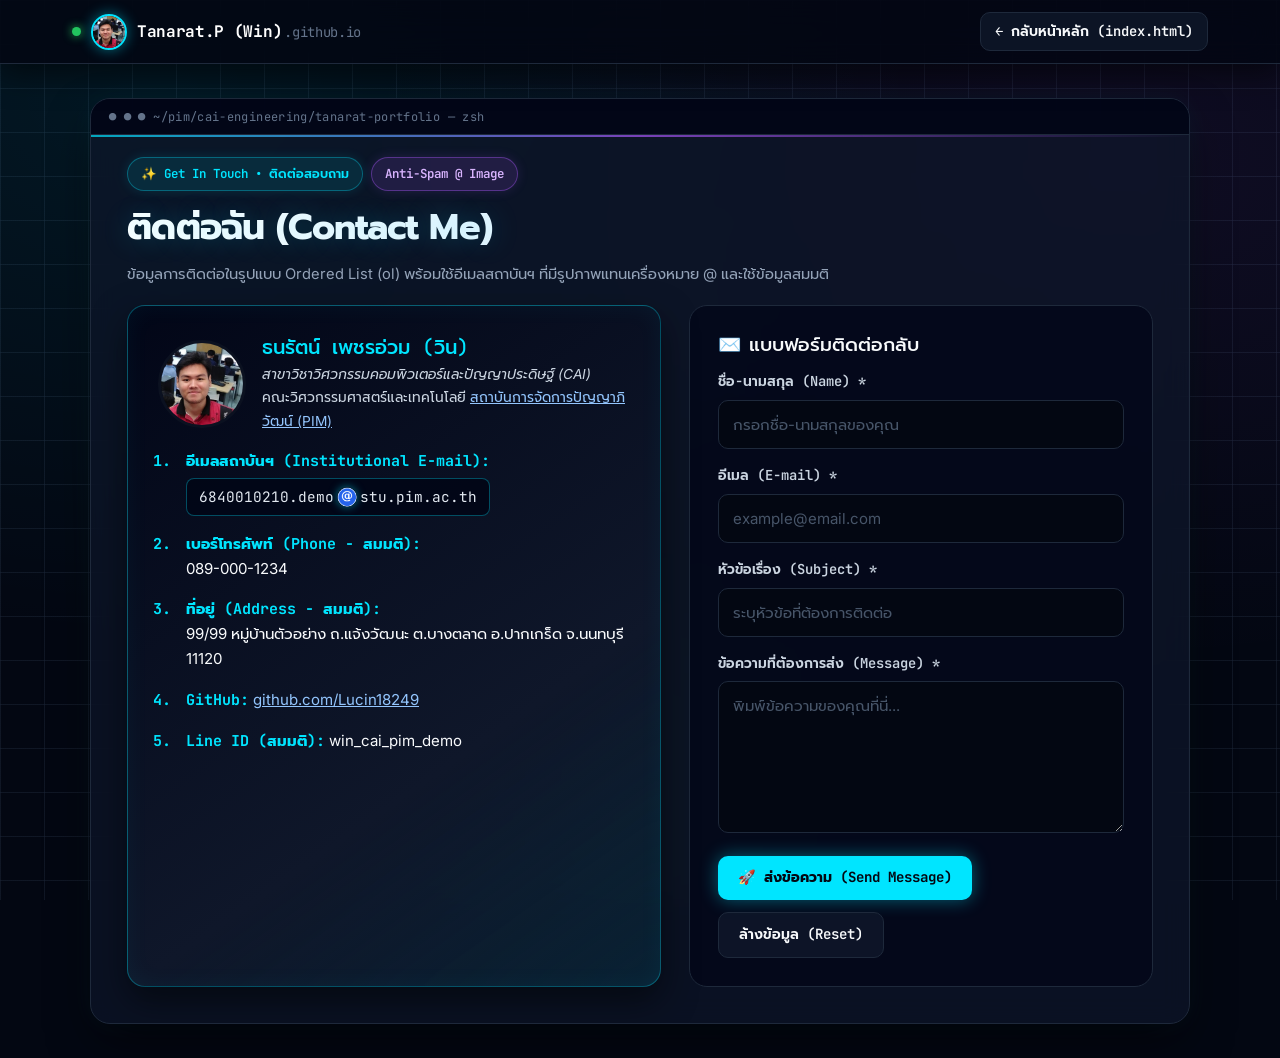
<file: contact.html>
<!DOCTYPE html>
<html lang="th">
<head>
  <meta charset="UTF-8">
  <meta name="viewport" content="width=device-width, initial-scale=1.0">
  <title>Contact Me - ธนรัตน์ เพชรอ่วม (Win)</title>
  <link href="https://cdn.jsdelivr.net/npm/bootstrap@5.3.3/dist/css/bootstrap.min.css" rel="stylesheet">
  <link rel="stylesheet" href="styles.css">
</head>
<body>
  <nav class="site-navbar" aria-label="Contact Page Navigation">
    <div class="nav-container">
      <a href="index.html" class="nav-brand">
        <img src="My.jpg" alt="ธนรัตน์ เพชรอ่วม" class="nav-brand-avatar">
        <span>Tanarat.P (Win)</span>
      </a>
      <div class="nav-controls-right">
        <a href="index.html" class="btn-action btn-secondary-action" style="padding: 7px 14px; font-size: 0.86rem;">← กลับหน้าหลัก (index.html)</a>
      </div>
    </div>
  </nav>

  <main class="main-container">
    <section class="card-section">
      <div class="badge-row">
        <span class="badge-tag">✨ Get In Touch • ติดต่อสอบถาม</span>
        <span class="badge-tag badge-tag-crimson">Anti-Spam @ Image</span>
      </div>
      <h1 class="student-name">ติดต่อฉัน (Contact Me)</h1>
      <p class="section-subtitle">ข้อมูลการติดต่อในรูปแบบ Ordered List (ol) พร้อมใช้อีเมลสถาบันฯ ที่มีรูปภาพแทนเครื่องหมาย @ และใช้ข้อมูลสมมติ</p>

      <div class="contact-layout">
        <div class="contact-ol-box">
          <div style="display: flex; align-items: center; gap: 16px; margin-bottom: 16px;">
            <img src="My.jpg" alt="ธนรัตน์ เพชรอ่วม" class="profile-img-circle" style="width: 88px; height: 88px; min-width: 88px; border-width: 3px;">
            <div>
              <h3 style="margin-bottom: 4px;">ธนรัตน์ เพชรอ่วม (วิน)</h3>
              <p style="margin: 0; font-size: 0.86rem;">
                <em>สาขาวิชาวิศวกรรมคอมพิวเตอร์และปัญญาประดิษฐ์ (CAI)</em><br>
                คณะวิศวกรรมศาสตร์และเทคโนโลยี <a href="http://pim.ac.th" target="_blank" rel="noopener noreferrer" style="color: #93c5fd; text-decoration: underline;">สถาบันการจัดการปัญญาภิวัฒน์ (PIM)</a>
              </p>
            </div>
          </div>

          <ol class="contact-ordered-list">
            <li>
              <strong>อีเมลสถาบันฯ (Institutional E-mail):</strong><br>
              <span class="email-code-badge">
                6840010210.demo<img src="at-symbol.png" alt="@" class="at-symbol-img">stu.pim.ac.th
              </span>
            </li>
            <li>
              <strong>เบอร์โทรศัพท์ (Phone - สมมติ):</strong><br>
              089-000-1234
            </li>
            <li>
              <strong>ที่อยู่ (Address - สมมติ):</strong><br>
              99/99 หมู่บ้านตัวอย่าง ถ.แจ้งวัฒนะ ต.บางตลาด อ.ปากเกร็ด จ.นนทบุรี 11120
            </li>
            <li>
              <strong>GitHub:</strong> <a href="https://github.com/Lucin18249" target="_blank" rel="noopener noreferrer" style="color: #93c5fd;">github.com/Lucin18249</a>
            </li>
            <li>
              <strong>Line ID (สมมติ):</strong> win_cai_pim_demo
            </li>
          </ol>
        </div>

        <div class="contact-form-card">
          <h3 style="font-size: 1.18rem; font-family: 'Prompt', sans-serif; margin-top: 0; margin-bottom: 14px;">✉️ แบบฟอร์มติดต่อกลับ</h3>
          <form action="mailto:6840010210.demo@stu.pim.ac.th" method="post" enctype="text/plain">
            <div class="form-group">
              <label for="name">ชื่อ-นามสกุล (Name) *</label>
              <input type="text" id="name" name="name_surname" class="form-control-input" placeholder="กรอกชื่อ-นามสกุลของคุณ" required>
            </div>
            <div class="form-group">
              <label for="email">อีเมล (E-mail) *</label>
              <input type="email" id="email" name="email" class="form-control-input" placeholder="example@email.com" required>
            </div>
            <div class="form-group">
              <label for="subject">หัวข้อเรื่อง (Subject) *</label>
              <input type="text" id="subject" name="subject" class="form-control-input" placeholder="ระบุหัวข้อที่ต้องการติดต่อ" required>
            </div>
            <div class="form-group">
              <label for="message">ข้อความที่ต้องการส่ง (Message) *</label>
              <textarea id="message" name="message" rows="5" class="form-control-input" placeholder="พิมพ์ข้อความของคุณที่นี่..." required></textarea>
            </div>
            <div class="btn-group-row">
              <button type="submit" class="btn-action btn-primary-action">🚀 ส่งข้อความ (Send Message)</button>
              <button type="reset" class="btn-action btn-secondary-action">ล้างข้อมูล (Reset)</button>
            </div>
          </form>
        </div>
      </div>
    </section>
  </main>
</body>
</html>
</file>
<file: styles.css>
/* =========================================================
   styles.css - Cyberpunk / Developer Terminal Portfolio Theme
   Inspired by https://oakabc.github.io/
   Full Stack Web Development - Responsive Profile & Portfolio
   Author: Tanarat Phetaum (Win) - ID: 6840010210
   ========================================================= */

@import url('https://fonts.googleapis.com/css2?family=Inter:wght@400;500;600;700;800&family=JetBrains+Mono:ital,wght@0,400;0,500;0,600;0,700;1,400&family=Prompt:wght@400;500;600;700&family=Sarabun:wght@400;500;600;700&display=swap');

:root {
  /* Default: Dark Cyberpunk / Developer Terminal Theme (like oakabc.github.io) */
  --bg-primary: #030712;
  --bg-mesh-1: rgba(0, 229, 255, 0.08);
  --bg-mesh-2: rgba(168, 85, 247, 0.08);
  --bg-mesh-3: rgba(34, 197, 94, 0.05);
  --bg-card: rgba(15, 23, 42, 0.72);
  --bg-card-solid: #0b1120;
  --bg-subcard: rgba(15, 23, 42, 0.88);
  --bg-terminal-bar: rgba(2, 6, 23, 0.92);
  --text-main: #f8fafc;
  --text-muted: #94a3b8;
  --primary: #00e5ff;
  --primary-hover: #22d3ee;
  --primary-soft: rgba(0, 229, 255, 0.1);
  --primary-border: rgba(0, 229, 255, 0.32);
  --accent: #a855f7;
  --accent-crimson: #f43f5e;
  --status-green: #22c55e;
  --border-color: #1e293b;
  --hr-color: rgba(0, 229, 255, 0.35);
  --shadow-sm: 0 4px 16px rgba(0, 0, 0, 0.45);
  --shadow-md: 0 20px 48px -8px rgba(0, 0, 0, 0.65), 0 0 28px rgba(0, 229, 255, 0.05);
  --shadow-hover: 0 20px 44px -8px rgba(0, 229, 255, 0.2), 0 0 22px rgba(168, 85, 247, 0.14);
  --radius: 20px;
  --radius-sm: 12px;
  --table-head-bg: linear-gradient(135deg, #020617 0%, #0f172a 100%);
  --table-row-hover: rgba(30, 41, 59, 0.75);
  --grid-line: rgba(30, 41, 59, 0.45);
  --font-mono: 'JetBrains Mono', monospace;
}

/* Alternate Mode when toggled (High-Contrast Clean Cyber Slate) */
body.dark-mode {
  --bg-primary: #090d16;
  --bg-mesh-1: rgba(34, 211, 238, 0.14);
  --bg-mesh-2: rgba(168, 85, 247, 0.14);
  --bg-mesh-3: rgba(16, 185, 129, 0.08);
  --bg-card: rgba(17, 24, 39, 0.85);
  --bg-card-solid: #111827;
  --bg-subcard: #1e293b;
  --bg-terminal-bar: #030712;
  --text-main: #ffffff;
  --text-muted: #cbd5e1;
  --primary: #38bdf8;
  --primary-hover: #7dd3fc;
  --primary-soft: rgba(56, 189, 248, 0.15);
  --primary-border: rgba(56, 189, 248, 0.4);
  --accent: #c084fc;
  --border-color: rgba(148, 163, 184, 0.25);
  --hr-color: rgba(56, 189, 248, 0.45);
  --shadow-sm: 0 4px 16px rgba(0, 0, 0, 0.5);
  --shadow-md: 0 18px 42px rgba(0, 0, 0, 0.6);
  --shadow-hover: 0 22px 48px rgba(56, 189, 248, 0.28);
  --table-row-hover: rgba(51, 65, 85, 0.65);
}

* {
  box-sizing: border-box;
}

html {
  scroll-behavior: smooth;
  scroll-padding-top: 90px;
}

body {
  font-family: 'Inter', 'Prompt', 'Sarabun', sans-serif;
  background-color: var(--bg-primary);
  background-image:
    radial-gradient(at 12% 10%, var(--bg-mesh-1) 0px, transparent 48%),
    radial-gradient(at 88% 18%, var(--bg-mesh-2) 0px, transparent 48%),
    radial-gradient(at 50% 88%, var(--bg-mesh-3) 0px, transparent 55%),
    linear-gradient(to right, var(--grid-line) 1px, transparent 1px),
    linear-gradient(to bottom, var(--grid-line) 1px, transparent 1px);
  background-size: 100% 100%, 100% 100%, 100% 100%, 44px 44px, 44px 44px;
  background-attachment: fixed;
  color: var(--text-main);
  line-height: 1.7;
  margin: 0;
  padding: 0;
  transition: background-color 0.3s ease, color 0.3s ease;
  position: relative;
  overflow-x: hidden;
}

/* Interactive Constellation Particle Canvas (from oakabc.github.io) */
#particle-canvas {
  position: fixed;
  top: 0;
  left: 0;
  width: 100%;
  height: 100%;
  pointer-events: none;
  z-index: 0;
  opacity: 0.65;
}

/* Custom Cyber Scrollbar */
::-webkit-scrollbar {
  width: 8px;
  height: 8px;
}

::-webkit-scrollbar-track {
  background: #030712;
}

::-webkit-scrollbar-thumb {
  background: #1e293b;
  border-radius: 4px;
  border: 1px solid rgba(0, 229, 255, 0.25);
}

::-webkit-scrollbar-thumb:hover {
  background: rgba(0, 229, 255, 0.45);
}

/* =========================================================
   ข้อ 9 & 10: Responsive Toggle Navbar + Anchor Links
   ========================================================= */
.site-navbar {
  position: sticky;
  top: 0;
  z-index: 1000;
  background: rgba(3, 7, 18, 0.84);
  backdrop-filter: blur(16px);
  -webkit-backdrop-filter: blur(16px);
  box-shadow: 0 8px 32px rgba(0, 0, 0, 0.6);
  border-bottom: 1px solid var(--border-color);
}

.nav-container {
  max-width: 1180px;
  margin: 0 auto;
  padding: 12px 22px;
  display: flex;
  align-items: center;
  justify-content: space-between;
  flex-wrap: wrap;
  gap: 10px;
}

.nav-brand {
  display: inline-flex;
  align-items: center;
  gap: 10px;
  color: #ffffff !important;
  font-family: var(--font-mono), 'Prompt', monospace;
  font-weight: 700;
  font-size: 1rem;
  text-decoration: none !important;
  letter-spacing: -0.02em;
  position: relative;
}

.nav-brand::before {
  content: "";
  width: 9px;
  height: 9px;
  border-radius: 50%;
  background-color: var(--status-green);
  box-shadow: 0 0 10px var(--status-green);
  display: inline-block;
  animation: pulseDot 2s infinite ease-in-out;
}

.nav-brand span::after {
  content: ".github.io";
  color: #64748b;
  font-weight: 400;
  font-size: 0.86rem;
  margin-left: 2px;
}

@keyframes pulseDot {
  0%, 100% { opacity: 1; transform: scale(1); }
  50% { opacity: 0.45; transform: scale(0.88); }
}

.nav-brand-avatar {
  width: 36px;
  height: 36px;
  border-radius: 50%;
  object-fit: cover;
  object-position: center 22%;
  border: 2px solid var(--primary);
  box-shadow: 0 0 14px rgba(0, 229, 255, 0.45);
  transition: transform 0.25s ease, box-shadow 0.25s ease;
}

.nav-brand:hover .nav-brand-avatar {
  transform: scale(1.08) rotate(-3deg);
  box-shadow: 0 0 20px rgba(0, 229, 255, 0.75);
}

.nav-controls-right {
  display: flex;
  align-items: center;
  gap: 8px;
}

.theme-toggle-btn {
  background: rgba(15, 23, 42, 0.9);
  border: 1px solid var(--primary-border);
  color: var(--primary);
  border-radius: 8px;
  padding: 6px 12px;
  font-family: var(--font-mono), 'Prompt', sans-serif;
  font-size: 0.8rem;
  font-weight: 600;
  cursor: pointer;
  display: inline-flex;
  align-items: center;
  gap: 6px;
  transition: all 0.2s ease;
}

.theme-toggle-btn:hover {
  background: var(--primary-soft);
  box-shadow: 0 0 14px rgba(0, 229, 255, 0.3);
  transform: translateY(-1px);
}

/* Hamburger Toggle Button (ซ่อนบนจอใหญ่ แสดงบนจอเล็ก) */
.nav-toggler {
  display: none;
  background: rgba(15, 23, 42, 0.9);
  border: 1px solid var(--primary-border);
  border-radius: 8px;
  padding: 9px 11px;
  cursor: pointer;
  color: var(--primary);
  transition: all 0.2s ease;
}

.nav-toggler:hover {
  background: var(--primary-soft);
  box-shadow: 0 0 12px rgba(0, 229, 255, 0.25);
}

.hamburger-lines {
  display: flex;
  flex-direction: column;
  gap: 5px;
  width: 22px;
}

.hamburger-lines span {
  display: block;
  height: 2px;
  width: 100%;
  background-color: var(--primary);
  border-radius: 2px;
  transition: transform 0.25s ease, opacity 0.25s ease;
}

.nav-toggler[aria-expanded="true"] .hamburger-lines span:nth-child(1) {
  transform: translateY(7px) rotate(45deg);
}

.nav-toggler[aria-expanded="true"] .hamburger-lines span:nth-child(2) {
  opacity: 0;
}

.nav-toggler[aria-expanded="true"] .hamburger-lines span:nth-child(3) {
  transform: translateY(-7px) rotate(-45deg);
}

.nav-menu {
  display: flex;
  align-items: center;
  gap: 4px;
  list-style: none;
  margin: 0;
  padding: 0;
}

.nav-link-item {
  color: #94a3b8 !important;
  font-family: var(--font-mono), 'Prompt', sans-serif;
  font-size: 0.83rem;
  font-weight: 500;
  padding: 7px 11px;
  border-radius: 8px;
  text-decoration: none !important;
  transition: all 0.2s ease;
  display: inline-block;
  white-space: nowrap;
  border: 1px solid transparent;
}

.nav-link-item::before {
  content: "#";
  color: var(--primary);
  opacity: 0.65;
  margin-right: 3px;
  font-weight: 700;
}

.nav-link-item:hover {
  color: var(--primary) !important;
  background-color: rgba(0, 229, 255, 0.06);
  border-color: rgba(0, 229, 255, 0.2);
}

.nav-link-item.active {
  color: #030712 !important;
  background: var(--primary);
  font-weight: 700;
  box-shadow: 0 0 16px rgba(0, 229, 255, 0.45);
}

.nav-link-item.active::before {
  color: #030712;
  opacity: 0.9;
}

/* =========================================================
   Container & Terminal Cards (oakabc.github.io aesthetic)
   ========================================================= */
.main-container {
  max-width: 1140px;
  margin: 34px auto;
  padding: 0 20px;
  position: relative;
  z-index: 1;
}

.card-section {
  background: var(--bg-card);
  backdrop-filter: blur(14px);
  -webkit-backdrop-filter: blur(14px);
  border-radius: var(--radius);
  box-shadow: var(--shadow-md);
  border: 1px solid var(--border-color);
  padding: 58px 36px 36px 36px;
  margin-bottom: 28px;
  position: relative;
  overflow: hidden;
  transition: transform 0.25s ease, box-shadow 0.25s ease, border-color 0.25s ease;
}

.card-section:hover {
  border-color: rgba(0, 229, 255, 0.28);
}

/* macOS / Linux Terminal Top Bar inside every Section Card */
.card-section::before {
  content: "●  ●  ●    ~/pim/cai-engineering/tanarat-portfolio — zsh";
  position: absolute;
  top: 0;
  left: 0;
  right: 0;
  height: 36px;
  background: var(--bg-terminal-bar);
  border-bottom: 1px solid var(--border-color);
  display: flex;
  align-items: center;
  padding: 0 18px;
  font-family: var(--font-mono), monospace;
  font-size: 0.75rem;
  color: #64748b;
  letter-spacing: 0.03em;
}

#profile.card-section::before {
  content: "●  ●  ●    ~/pim/engineering $ whoami — profile.json";
  color: var(--primary);
}

#about.card-section::before {
  content: "●  ●  ●    // 01_ABOUT_ME.md — cat about.txt";
}

#education.card-section::before {
  content: "●  ●  ●    // 02_EDUCATION.log — git log --graph";
}

#skills.card-section::before {
  content: "●  ●  ●    // 03_SKILLS_MATRIX.json — npm list --depth=0";
}

#experience.card-section::before {
  content: "●  ●  ●    // 04_EXPERIENCE_AND_PROJECTS.sh — ./run_projects.sh";
}

#favorites.card-section::before {
  content: "●  ●  ●    // 05_LIFESTYLE_AND_INTERESTS.raw — open ~/hobbies";
}

#contact.card-section::before {
  content: "●  ●  ●    // 06_CONTACT_CHANNELS.sh — ./connect --with \"Win\"";
}

/* Neon top accent glow line */
.card-section::after {
  content: "";
  position: absolute;
  top: 36px;
  left: 0;
  right: 0;
  height: 2px;
  background: linear-gradient(90deg, var(--primary), var(--accent), transparent);
  opacity: 0.7;
}

/* ข้อ 7: เส้นแบ่งย่อหน้า (hr) */
hr.section-divider {
  border: none;
  border-top: 2px dashed var(--hr-color);
  width: 140px;
  margin: 34px auto;
  opacity: 0.75;
  position: relative;
}

hr.paragraph-divider {
  border: none;
  border-top: 1px dashed var(--border-color);
  margin: 22px 0;
  opacity: 0.85;
}

/* =========================================================
   ข้อ 1 - 6: ส่วนหัวโปรไฟล์ (Circular Image, h1, em, Faculty, PIM Link, Short Bio)
   ========================================================= */
.hero-profile {
  display: flex;
  align-items: center;
  gap: 40px;
}

.avatar-wrapper {
  position: relative;
  display: inline-flex;
  flex-direction: column;
  align-items: center;
}

.avatar-ring {
  padding: 5px;
  border-radius: 50%;
  background: linear-gradient(135deg, var(--primary) 0%, var(--accent) 60%, #22c55e 100%);
  box-shadow: 0 0 32px rgba(0, 229, 255, 0.35), 0 0 60px rgba(168, 85, 247, 0.2);
  transition: transform 0.3s ease, box-shadow 0.3s ease;
}

.avatar-ring:hover {
  transform: translateY(-4px) scale(1.03);
  box-shadow: 0 0 42px rgba(0, 229, 255, 0.55), 0 0 70px rgba(168, 85, 247, 0.35);
}

/* ข้อ 1: การใช้รูป Display แบบวงกลม */
.profile-img-circle {
  width: 190px;
  height: 190px;
  min-width: 190px;
  border-radius: 50%;
  object-fit: cover;
  object-position: center 22%;
  border: 4px solid var(--bg-card-solid);
  display: block;
}

.status-pill {
  margin-top: -14px;
  background: #020617;
  border: 1px solid var(--primary-border);
  box-shadow: 0 0 16px rgba(0, 229, 255, 0.2);
  padding: 5px 14px;
  border-radius: 999px;
  font-family: var(--font-mono), monospace;
  font-size: 0.76rem;
  font-weight: 600;
  color: var(--primary);
  display: inline-flex;
  align-items: center;
  gap: 7px;
  z-index: 2;
}

.status-dot {
  width: 8px;
  height: 8px;
  background-color: var(--status-green);
  border-radius: 50%;
  box-shadow: 0 0 8px var(--status-green);
  animation: pulseDot 2s infinite ease-in-out;
}

.hero-info {
  flex: 1;
}

.badge-row {
  display: flex;
  flex-wrap: wrap;
  gap: 8px;
  margin-bottom: 14px;
}

.badge-tag {
  display: inline-flex;
  align-items: center;
  gap: 6px;
  background-color: var(--primary-soft);
  color: var(--primary);
  border: 1px solid var(--primary-border);
  font-family: var(--font-mono), 'Prompt', sans-serif;
  font-size: 0.78rem;
  font-weight: 600;
  padding: 5px 13px;
  border-radius: 999px;
  box-shadow: 0 0 12px rgba(0, 229, 255, 0.12);
}

.badge-tag-crimson {
  background-color: rgba(168, 85, 247, 0.14);
  color: #d8b4fe;
  border-color: rgba(168, 85, 247, 0.4);
  box-shadow: 0 0 12px rgba(168, 85, 247, 0.15);
}

/* ข้อ 2: ชื่อ-นามสกุลแบบ h1 */
h1.student-name {
  font-family: 'Prompt', 'Inter', sans-serif;
  font-size: 2.25rem;
  font-weight: 700;
  background: linear-gradient(90deg, #ffffff 0%, #e0f2fe 45%, var(--primary) 100%);
  -webkit-background-clip: text;
  -webkit-text-fill-color: transparent;
  margin: 0 0 12px 0;
  line-height: 1.25;
  letter-spacing: -0.02em;
  text-shadow: 0 0 28px rgba(0, 229, 255, 0.22);
}

.affiliation-list {
  margin: 0 0 16px 0;
  color: var(--text-muted);
  font-size: 0.97rem;
  line-height: 1.85;
}

.affiliation-list strong {
  color: #e2e8f0;
  font-family: var(--font-mono), 'Prompt', sans-serif;
}

.affiliation-list em {
  color: var(--primary);
  font-style: italic;
  font-weight: 600;
  text-shadow: 0 0 12px rgba(0, 229, 255, 0.25);
}

.pim-link {
  color: var(--primary);
  font-weight: 700;
  text-decoration: underline;
  text-underline-offset: 3px;
  transition: color 0.2s ease, text-shadow 0.2s ease;
}

.pim-link:hover {
  color: #ffffff;
  text-shadow: 0 0 12px var(--primary);
}

.short-bio-box {
  background: rgba(2, 6, 23, 0.78);
  border: 1px solid var(--border-color);
  border-left: 4px solid var(--primary);
  padding: 16px 20px;
  border-radius: 0 12px 12px 0;
  margin: 14px 0 20px 0;
  color: var(--text-main);
  font-size: 0.94rem;
  box-shadow: inset 0 0 20px rgba(0, 229, 255, 0.04);
  position: relative;
}

.short-bio-box strong {
  color: var(--primary);
  font-family: var(--font-mono), 'Prompt', sans-serif;
}

.quick-stats-row {
  display: grid;
  grid-template-columns: repeat(4, 1fr);
  gap: 12px;
  margin: 18px 0 20px 0;
}

.stat-mini-card {
  background: rgba(2, 6, 23, 0.75);
  border: 1px solid var(--border-color);
  border-radius: 12px;
  padding: 12px 14px;
  text-align: center;
  transition: border-color 0.2s ease, transform 0.2s ease;
}

.stat-mini-card:hover {
  border-color: var(--primary-border);
  transform: translateY(-2px);
}

.stat-mini-value {
  font-family: var(--font-mono), 'Prompt', sans-serif;
  font-size: 1.25rem;
  font-weight: 700;
  color: var(--primary);
  text-shadow: 0 0 14px rgba(0, 229, 255, 0.35);
  display: block;
}

.stat-mini-label {
  font-size: 0.78rem;
  color: var(--text-muted);
}

.section-header-row {
  display: flex;
  align-items: flex-end;
  justify-content: space-between;
  flex-wrap: wrap;
  gap: 12px;
  margin-bottom: 20px;
  padding-bottom: 12px;
  border-bottom: 1px solid rgba(30, 41, 59, 0.8);
}

.section-title {
  font-family: 'Prompt', 'Inter', sans-serif;
  font-size: 1.48rem;
  font-weight: 700;
  color: var(--text-main);
  margin: 0 0 6px 0;
  display: flex;
  align-items: center;
  gap: 10px;
}

.section-title::before {
  content: "//";
  font-family: var(--font-mono), monospace;
  color: var(--primary);
  font-size: 1.2rem;
  font-weight: 700;
  text-shadow: 0 0 10px rgba(0, 229, 255, 0.4);
}

.section-subtitle {
  color: var(--text-muted);
  font-size: 0.92rem;
  margin: 0;
}

/* =========================================================
   ข้อ 11: Responsive Grid (Desktop 4 แถว/คอลัมน์, Tablet 2, มือถือ 1)
   ========================================================= */
.responsive-grid-4-2-1 {
  display: grid;
  grid-template-columns: repeat(4, 1fr);
  gap: 18px;
  margin-top: 18px;
  counter-reset: card-idx -1;
}

.grid-item-card {
  counter-increment: card-idx 1;
  background: var(--bg-subcard);
  border: 1px solid var(--border-color);
  border-radius: 16px;
  padding: 24px 20px 20px 20px;
  transition: transform 0.25s ease, box-shadow 0.25s ease, border-color 0.25s ease, background-color 0.25s ease;
  display: flex;
  flex-direction: column;
  justify-content: space-between;
  position: relative;
  overflow: hidden;
}

/* Indexed Developer Tag [0], [1], [2]... like oakabc.github.io */
.grid-item-card::before {
  content: "[" counter(card-idx) "]";
  position: absolute;
  top: 14px;
  right: 16px;
  font-family: var(--font-mono), monospace;
  font-size: 0.75rem;
  font-weight: 600;
  color: #475569;
  transition: color 0.25s ease;
}

.grid-item-card:hover::before {
  color: var(--primary);
}

.grid-item-card::after {
  content: "";
  position: absolute;
  top: 0;
  left: 0;
  width: 100%;
  height: 2px;
  background: linear-gradient(90deg, var(--primary), var(--accent));
  opacity: 0;
  transition: opacity 0.25s ease;
}

.grid-item-card:hover {
  transform: translateY(-5px);
  box-shadow: var(--shadow-hover);
  border-color: var(--primary-border);
  background: rgba(15, 23, 42, 0.98);
}

.grid-item-card:hover::after {
  opacity: 1;
}

.grid-item-icon {
  width: 46px;
  height: 46px;
  border-radius: 12px;
  background: rgba(0, 229, 255, 0.08);
  border: 1px solid var(--primary-border);
  font-size: 1.4rem;
  margin-bottom: 14px;
  display: inline-flex;
  align-items: center;
  justify-content: center;
  box-shadow: 0 0 14px rgba(0, 229, 255, 0.12);
}

.grid-item-title {
  font-family: 'Prompt', 'Inter', sans-serif;
  font-size: 1.05rem;
  font-weight: 700;
  color: var(--text-main);
  margin: 0 0 8px 0;
}

.grid-item-desc {
  font-size: 0.89rem;
  color: var(--text-muted);
  margin: 0 0 14px 0;
  line-height: 1.6;
}

.skill-bar-track {
  width: 100%;
  height: 6px;
  background: #020617;
  border: 1px solid rgba(30, 41, 59, 0.9);
  border-radius: 999px;
  overflow: hidden;
  margin-bottom: 12px;
}

.skill-bar-fill {
  height: 100%;
  background: linear-gradient(90deg, var(--primary), var(--accent));
  border-radius: 999px;
  box-shadow: 0 0 10px var(--primary);
}

.grid-item-meta {
  font-family: var(--font-mono), 'Prompt', sans-serif;
  font-size: 0.78rem;
  font-weight: 600;
  color: var(--primary);
  background: var(--primary-soft);
  border: 1px solid var(--primary-border);
  padding: 4px 11px;
  border-radius: 999px;
  align-self: flex-start;
}

/* Filter Pills for Skills */
.filter-pills {
  display: flex;
  flex-wrap: wrap;
  gap: 8px;
}

.filter-pill-btn {
  background: rgba(2, 6, 23, 0.8);
  color: var(--text-muted);
  border: 1px solid var(--border-color);
  border-radius: 8px;
  padding: 6px 14px;
  font-family: var(--font-mono), 'Prompt', sans-serif;
  font-size: 0.8rem;
  font-weight: 600;
  cursor: pointer;
  transition: all 0.2s ease;
}

.filter-pill-btn:hover,
.filter-pill-btn.active {
  background: var(--primary);
  color: #030712;
  border-color: var(--primary);
  box-shadow: 0 0 14px rgba(0, 229, 255, 0.4);
}

/* Tables */
.table-responsive-wrapper {
  overflow-x: auto;
  margin-top: 22px;
  border-radius: 14px;
  box-shadow: var(--shadow-sm);
  border: 1px solid var(--border-color);
}

.data-table,
.skills-table {
  width: 100%;
  border-collapse: collapse;
  border-radius: 14px;
  overflow: hidden;
  background: rgba(2, 6, 23, 0.75);
}

.data-table thead,
.skills-table thead {
  background: var(--table-head-bg);
  color: var(--primary);
  font-family: var(--font-mono), 'Prompt', sans-serif;
  border-bottom: 1px solid var(--primary-border);
}

.data-table th,
.data-table td,
.skills-table th,
.skills-table td {
  padding: 14px 18px;
  text-align: left;
  border-bottom: 1px solid var(--border-color);
  font-size: 0.92rem;
  color: var(--text-main);
}

.data-table tbody tr:hover,
.skills-table tbody tr:hover {
  background-color: var(--table-row-hover);
}

/* =========================================================
   ข้อ 12: ช่องทางติดต่อกลับ (Ordered List + ภาพแทน @ + ข้อมูลสมมติ)
   ========================================================= */
.contact-layout {
  display: grid;
  grid-template-columns: 1.15fr 1fr;
  gap: 28px;
  align-items: stretch;
  margin-top: 18px;
}

.contact-ol-box {
  background: linear-gradient(145deg, #020617 0%, #0f172a 65%, rgba(0, 229, 255, 0.08) 100%);
  color: #ffffff;
  padding: 30px;
  border-radius: 18px;
  border: 1px solid var(--primary-border);
  box-shadow: 0 14px 34px rgba(0, 0, 0, 0.5), inset 0 0 24px rgba(0, 229, 255, 0.05);
  position: relative;
  overflow: hidden;
}

.contact-ol-box h3 {
  color: var(--primary);
  margin-top: 0;
  margin-bottom: 10px;
  font-size: 1.22rem;
  font-family: var(--font-mono), 'Prompt', sans-serif;
}

.contact-ol-box p {
  color: #cbd5e1;
  font-size: 0.92rem;
  margin-bottom: 18px;
}

/* ข้อ 12.1: ใช้ Ordered List (ol) แสดงลำดับตัวเลขชัดเจน */
ol.contact-ordered-list {
  list-style-type: decimal;
  padding-left: 22px;
  margin: 0;
}

ol.contact-ordered-list li {
  margin-bottom: 16px;
  padding-left: 6px;
  line-height: 1.65;
  font-size: 0.94rem;
  color: #f8fafc;
}

ol.contact-ordered-list li::marker {
  color: var(--primary);
  font-family: var(--font-mono), monospace;
  font-weight: 700;
}

ol.contact-ordered-list li strong {
  color: var(--primary);
  font-family: var(--font-mono), 'Prompt', sans-serif;
}

/* ข้อ 12.2: รูปภาพแทนเครื่องหมาย @ */
.at-symbol-img {
  width: 20px;
  height: 20px;
  vertical-align: middle;
  margin: 0 3px;
  display: inline-block;
  border-radius: 50%;
  box-shadow: 0 0 8px rgba(0, 229, 255, 0.5);
}

.email-code-badge {
  display: inline-flex;
  align-items: center;
  flex-wrap: wrap;
  background: rgba(2, 6, 23, 0.9);
  padding: 6px 12px;
  border-radius: 8px;
  font-family: var(--font-mono), monospace;
  font-size: 0.9rem;
  color: #e2e8f0;
  border: 1px solid var(--primary-border);
  margin-top: 4px;
}

.copy-mini-btn {
  margin-left: 8px;
  background: var(--primary-soft);
  border: 1px solid var(--primary-border);
  color: var(--primary);
  border-radius: 6px;
  padding: 3px 9px;
  font-family: var(--font-mono), 'Prompt', sans-serif;
  font-size: 0.76rem;
  cursor: pointer;
  transition: all 0.2s ease;
}

.copy-mini-btn:hover {
  background: var(--primary);
  color: #030712;
  box-shadow: 0 0 10px rgba(0, 229, 255, 0.4);
}

.contact-form-card {
  background: rgba(2, 6, 23, 0.75);
  border: 1px solid var(--border-color);
  border-radius: 18px;
  padding: 28px;
}

/* Buttons & Forms (oakabc.github.io Neon Cyan & Dark Outline style) */
.btn-group-row {
  display: flex;
  flex-wrap: wrap;
  gap: 12px;
  margin-top: 14px;
}

.btn-action {
  display: inline-flex;
  align-items: center;
  justify-content: center;
  gap: 8px;
  padding: 10px 20px;
  font-family: var(--font-mono), 'Prompt', sans-serif;
  font-size: 0.88rem;
  font-weight: 600;
  border-radius: 10px;
  cursor: pointer;
  text-decoration: none !important;
  transition: all 0.25s ease;
  border: none;
}

.btn-primary-action {
  background: var(--primary);
  color: #030712 !important;
  font-weight: 700;
  box-shadow: 0 0 18px rgba(0, 229, 255, 0.4);
}

.btn-primary-action:hover {
  background: #22d3ee;
  transform: translateY(-2px);
  box-shadow: 0 0 28px rgba(0, 229, 255, 0.75);
}

.btn-secondary-action {
  background-color: rgba(15, 23, 42, 0.85);
  color: var(--text-main) !important;
  border: 1px solid var(--border-color);
}

.btn-secondary-action:hover {
  background-color: var(--primary-soft);
  border-color: var(--primary);
  color: var(--primary) !important;
  box-shadow: 0 0 16px rgba(0, 229, 255, 0.2);
  transform: translateY(-2px);
}

.form-group {
  margin-bottom: 15px;
}

.form-group label {
  display: block;
  font-family: var(--font-mono), 'Prompt', sans-serif;
  font-weight: 600;
  margin-bottom: 6px;
  color: #cbd5e1;
  font-size: 0.86rem;
}

.form-control-input {
  width: 100%;
  padding: 11px 14px;
  border: 1px solid var(--border-color);
  border-radius: 10px;
  font-family: inherit;
  font-size: 0.94rem;
  color: var(--text-main);
  background-color: #030712;
  transition: border-color 0.2s ease, box-shadow 0.2s ease;
}

.form-control-input::placeholder {
  color: #475569;
}

.form-control-input:focus {
  outline: none;
  border-color: var(--primary);
  box-shadow: 0 0 0 3px rgba(0, 229, 255, 0.18);
}

.form-status-msg {
  display: none;
  margin-top: 14px;
  padding: 12px 16px;
  border-radius: 10px;
  background-color: rgba(34, 197, 94, 0.15);
  color: #4ade80;
  border: 1px solid rgba(34, 197, 94, 0.4);
  font-family: var(--font-mono), 'Prompt', sans-serif;
  font-weight: 600;
  font-size: 0.88rem;
}

footer.site-footer {
  text-align: center;
  padding: 32px 20px;
  color: var(--text-muted);
  border-top: 1px solid var(--border-color);
  margin-top: 28px;
  font-family: var(--font-mono), 'Prompt', sans-serif;
  font-size: 0.88rem;
}

/* =========================================================
   Media Queries สำหรับ Responsive Layout
   - Desktop (> 991.98px): แสดงข้อมูล 4 แถว/คอลัมน์
   - Tablet (576px - 991.98px): แสดงข้อมูล 2 แถว/คอลัมน์ + Hamburger Menu
   - Mobile (< 576px): แสดงข้อมูล 1 แถว/คอลัมน์ + Hamburger Menu
   ========================================================= */

@media (max-width: 991.98px) {
  .nav-toggler {
    display: inline-flex;
    align-items: center;
    justify-content: center;
  }

  .nav-menu {
    display: none;
    width: 100%;
    flex-direction: column;
    align-items: stretch;
    padding-top: 12px;
    margin-top: 12px;
    border-top: 1px solid var(--border-color);
  }

  .nav-menu.show {
    display: flex;
  }

  .nav-link-item {
    padding: 10px 14px;
  }

  .responsive-grid-4-2-1 {
    grid-template-columns: repeat(2, 1fr);
  }

  .quick-stats-row {
    grid-template-columns: repeat(2, 1fr);
  }

  .contact-layout {
    grid-template-columns: 1fr;
  }
}

@media (max-width: 575.98px) {
  .hero-profile {
    flex-direction: column;
    text-align: center;
    gap: 22px;
  }

  .badge-row {
    justify-content: center;
  }

  .short-bio-box {
    text-align: left;
  }

  .btn-group-row {
    justify-content: center;
  }

  .responsive-grid-4-2-1 {
    grid-template-columns: 1fr;
  }

  .quick-stats-row {
    grid-template-columns: repeat(2, 1fr);
  }

  .card-section {
    padding: 52px 18px 24px 18px;
  }

  h1.student-name {
    font-size: 1.65rem;
  }
}
</file>
